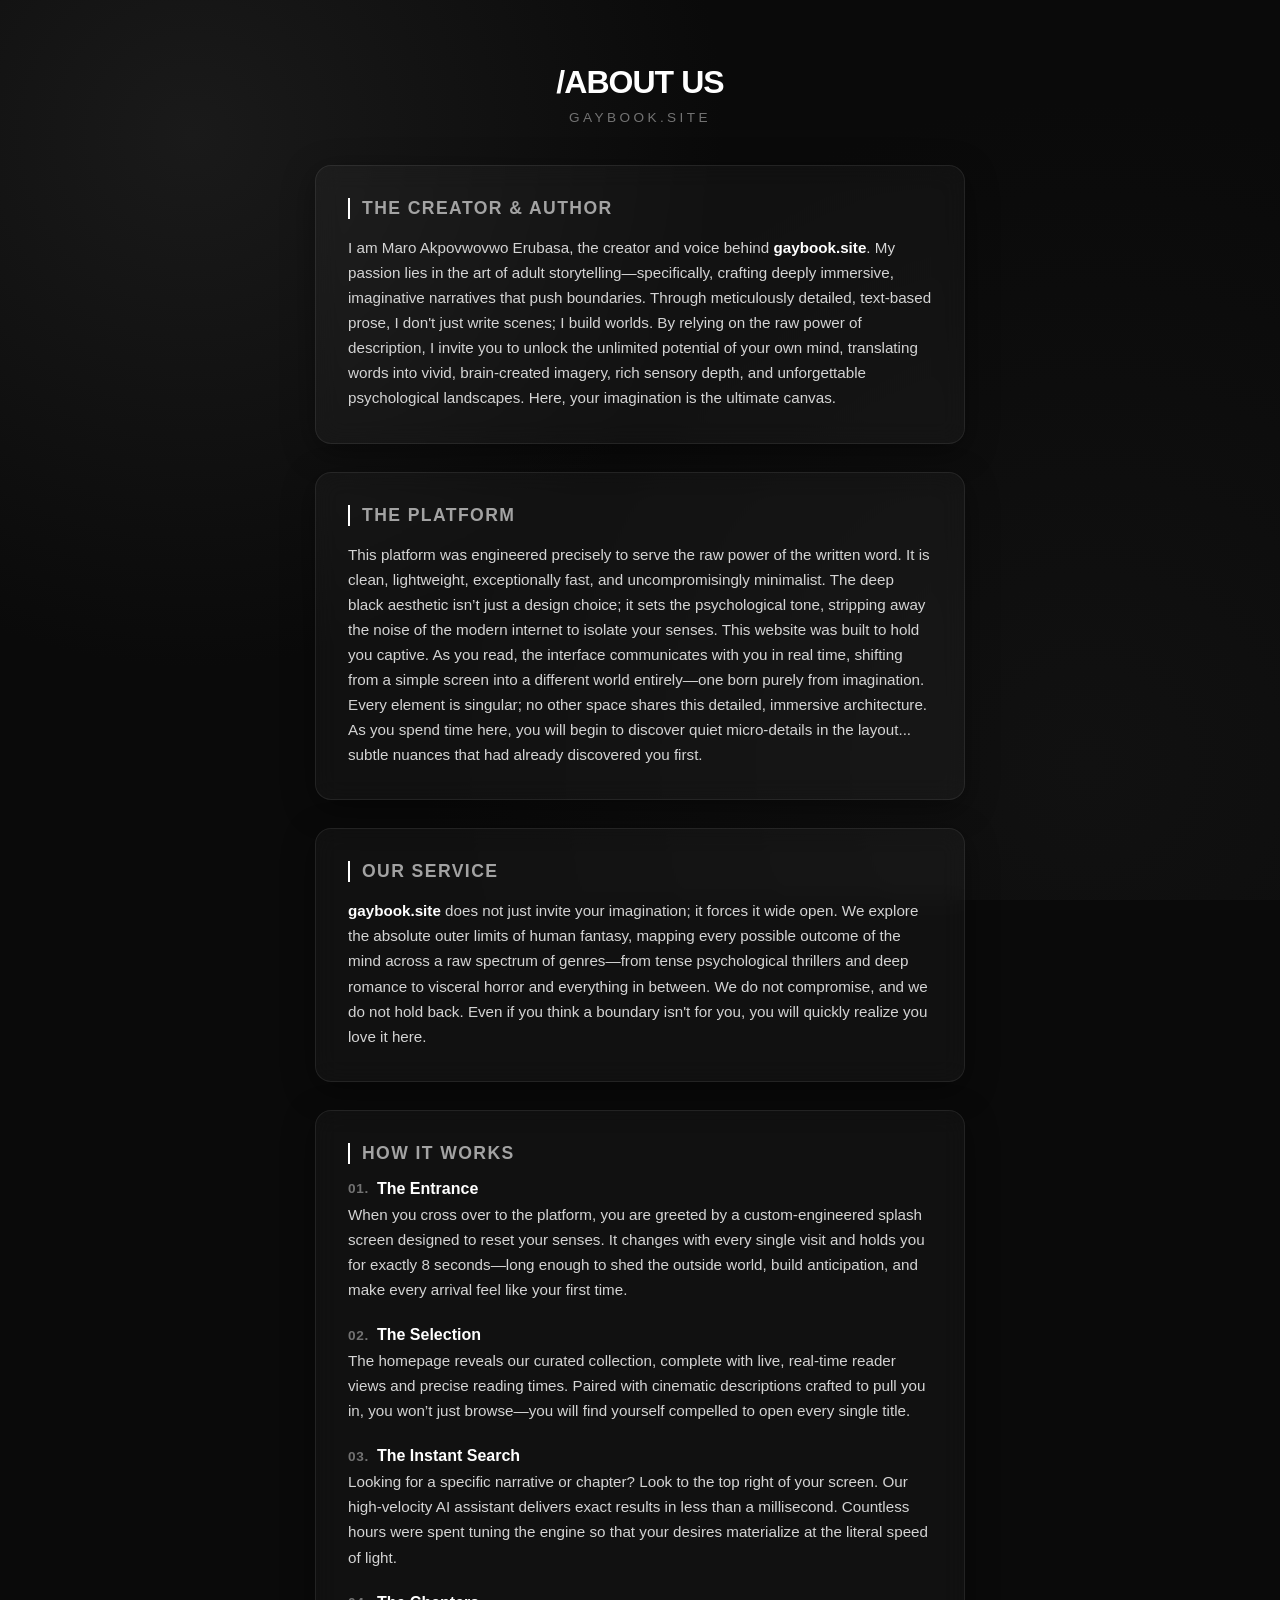
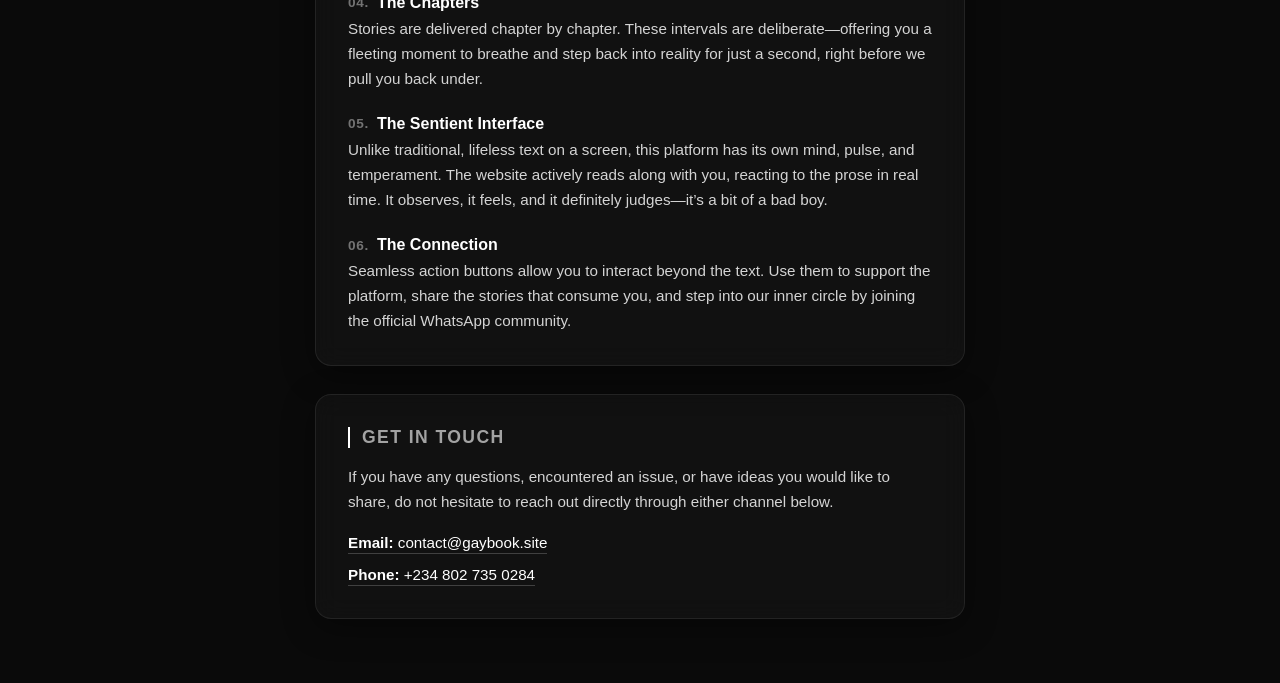
<file: about/index.html>
<!DOCTYPE html>
<html lang="en">
<head>
    <meta charset="UTF-8">
    <meta name="viewport" content="width=device-width, initial-scale=1.0">
    <title>About Us | gaybook.site</title>
    <style>
        /* Base Reset & Aesthetic */
        * {
            margin: 0;
            padding: 0;
            box-sizing: border-box;
            font-family: -apple-system, BlinkMacSystemFont, "Segoe UI", Roboto, Helvetica, Arial, sans-serif;
        }

        body {
    background: #0a0a0a;
    color: #ffffff;
    min-height: 100vh;
    /* Changed padding to give plenty of room at the top and bottom */
    padding: 4rem 1rem; 
    display: flex;
    justify-content: center;
    /* Remove align-items: center; */
    /* Subtle abstract background accent */
    background-image: 
        radial-gradient(circle at 15% 15%, #1a1a1a 0%, transparent 40%),
        radial-gradient(circle at 85% 85%, #111111 0%, transparent 50%);
    background-attachment: fixed;
}

        .container {
            width: 100%;
            max-width: 650px;
            display: flex;
            flex-direction: column;
            gap: 1.75rem;
        }

        /* Glassmorphism Card Style */
        .glass-card {
            background: rgba(255, 255, 255, 0.03);
            backdrop-filter: blur(12px);
            -webkit-backdrop-filter: blur(12px);
            border: 1px solid rgba(255, 255, 255, 0.08);
            border-radius: 16px;
            padding: 2rem;
            box-shadow: 0 8px 32px 0 rgba(0, 0, 0, 0.4);
        }

        /* Typography */
        h1 {
            font-size: 2rem;
            font-weight: 700;
            letter-spacing: -0.03em;
            margin-bottom: 0.35rem;
            text-transform: uppercase;
        }

        h2 {
            font-size: 1.1rem;
            font-weight: 600;
            letter-spacing: 0.08em;
            text-transform: uppercase;
            color: #a3a3a3;
            margin-bottom: 1rem;
            border-left: 2px solid #ffffff;
            padding-left: 0.75rem;
        }

        p {
            font-size: 0.95rem;
            line-height: 1.65;
            color: #d4d4d4;
            font-weight: 300;
        }

        strong {
            color: #ffffff;
            font-weight: 600;
        }

        /* How It Works Grid/List layout */
        .steps {
            display: flex;
            flex-direction: column;
            gap: 1.5rem;
            margin-top: 0.5rem;
        }

        .step-item {
            display: flex;
            flex-direction: column;
            gap: 0.25rem;
        }

        .step-header {
            display: flex;
            align-items: center;
            gap: 0.5rem;
        }

        .step-num {
            font-size: 0.85rem;
            font-weight: 700;
            color: #737373;
            letter-spacing: 0.05em;
        }

        .step-title {
            font-size: 1rem;
            font-weight: 600;
            color: #ffffff;
        }

        /* Contact Section Specifics */
        .contact-text {
            margin-bottom: 1.25rem;
        }

        .contact-links {
            display: flex;
            flex-direction: column;
            gap: 0.75rem;
        }

        .contact-links a {
            color: #ffffff;
            text-decoration: none;
            font-size: 0.95rem;
            transition: opacity 0.2s ease;
            width: fit-content;
            border-bottom: 1px solid rgba(255, 255, 255, 0.2);
            padding-bottom: 2px;
        }

        .contact-links a:hover {
            opacity: 0.7;
            border-bottom-color: #ffffff;
        }

        /* Header Layout */
        .brand-header {
            text-align: center;
            margin-bottom: 0.5rem;
        }
        
        .brand-header p {
            font-size: 0.85rem;
            letter-spacing: 0.25em;
            text-transform: uppercase;
            color: #737373;
        }
    </style>
</head>
<body>

    <div class="container">
        
        <!-- Header -->
        <header class="brand-header">
            <h1>/About Us</h1>
            <p>gaybook.site</p>
        </header>

        <!-- About Author -->
        <section class="glass-card">
            <h2>The Creator & Author</h2>
            <p>I am Maro Akpovwovwo Erubasa, the creator and voice behind <strong>gaybook.site</strong>. My passion lies in the art of adult storytelling—specifically, crafting deeply immersive, imaginative narratives that push boundaries. Through meticulously detailed, text-based prose, I don't just write scenes; I build worlds. By relying on the raw power of description, I invite you to unlock the unlimited potential of your own mind, translating words into vivid, brain-created imagery, rich sensory depth, and unforgettable psychological landscapes. Here, your imagination is the ultimate canvas.</p>
        </section>

        <!-- About Website -->
        <section class="glass-card">
            <h2>The Platform</h2>
            <p>This platform was engineered precisely to serve the raw power of the written word. It is clean, lightweight, exceptionally fast, and uncompromisingly minimalist. The deep black aesthetic isn’t just a design choice; it sets the psychological tone, stripping away the noise of the modern internet to isolate your senses. This website was built to hold you captive. As you read, the interface communicates with you in real time, shifting from a simple screen into a different world entirely—one born purely from imagination. Every element is singular; no other space shares this detailed, immersive architecture. As you spend time here, you will begin to discover quiet micro-details in the layout... subtle nuances that had already discovered you first.</p>
        </section>

        <!-- Our Kind of Service -->
        <section class="glass-card">
            <h2>Our Service</h2>
            <p><strong>gaybook.site</strong> does not just invite your imagination; it forces it wide open. We explore the absolute outer limits of human fantasy, mapping every possible outcome of the mind across a raw spectrum of genres—from tense psychological thrillers and deep romance to visceral horror and everything in between. We do not compromise, and we do not hold back. Even if you think a boundary isn't for you, you will quickly realize you love it here.</p>
        </section>

        <!-- How It Works -->
        <section class="glass-card">
            <h2>How It Works</h2>
            <div class="steps">
                <div class="step-item">
                    <div class="step-header">
                        <span class="step-num">01.</span>
                        <h3 class="step-title">The Entrance</h3>
                    </div>
                    <p>When you cross over to the platform, you are greeted by a custom-engineered splash screen designed to reset your senses. It changes with every single visit and holds you for exactly 8 seconds—long enough to shed the outside world, build anticipation, and make every arrival feel like your first time.</p>
                </div>
                
                <div class="step-item">
                    <div class="step-header">
                        <span class="step-num">02.</span>
                        <h3 class="step-title">The Selection</h3>
                    </div>
                    <p>The homepage reveals our curated collection, complete with live, real-time reader views and precise reading times. Paired with cinematic descriptions crafted to pull you in, you won’t just browse—you will find yourself compelled to open every single title.</p>
                </div>

                <div class="step-item">
                    <div class="step-header">
                        <span class="step-num">03.</span>
                        <h3 class="step-title">The Instant Search</h3>
                    </div>
                    <p>Looking for a specific narrative or chapter? Look to the top right of your screen. Our high-velocity AI assistant delivers exact results in less than a millisecond. Countless hours were spent tuning the engine so that your desires materialize at the literal speed of light.</p>
                </div>

                <div class="step-item">
                    <div class="step-header">
                        <span class="step-num">04.</span>
                        <h3 class="step-title">The Chapters</h3>
                    </div>
                    <p>Stories are delivered chapter by chapter. These intervals are deliberate—offering you a fleeting moment to breathe and step back into reality for just a second, right before we pull you back under.</p>
                </div>

                <div class="step-item">
                    <div class="step-header">
                        <span class="step-num">05.</span>
                        <h3 class="step-title">The Sentient Interface</h3>
                    </div>
                    <p>Unlike traditional, lifeless text on a screen, this platform has its own mind, pulse, and temperament. The website actively reads along with you, reacting to the prose in real time. It observes, it feels, and it definitely judges—it’s a bit of a bad boy.</p>
                </div>

                <div class="step-item">
                    <div class="step-header">
                        <span class="step-num">06.</span>
                        <h3 class="step-title">The Connection</h3>
                    </div>
                    <p>Seamless action buttons allow you to interact beyond the text. Use them to support the platform, share the stories that consume you, and step into our inner circle by joining the official WhatsApp community.</p>
                </div>
            </div>
        </section>

        <!-- Contact Section -->
        <footer class="glass-card">
            <h2>Get In Touch</h2>
            <p class="contact-text">If you have any questions, encountered an issue, or have ideas you would like to share, do not hesitate to reach out directly through either channel below.</p>
            <div class="contact-links">
                <a href="mailto:maroerubasa@gmail.com"><strong>Email:</strong> contact@gaybook.site</a>
                <a href="tel:+2348027350284"><strong>Phone:</strong> +234 802 735 0284</a>
            </div>
        </footer>

    </div>

</body>
</html>
</file>
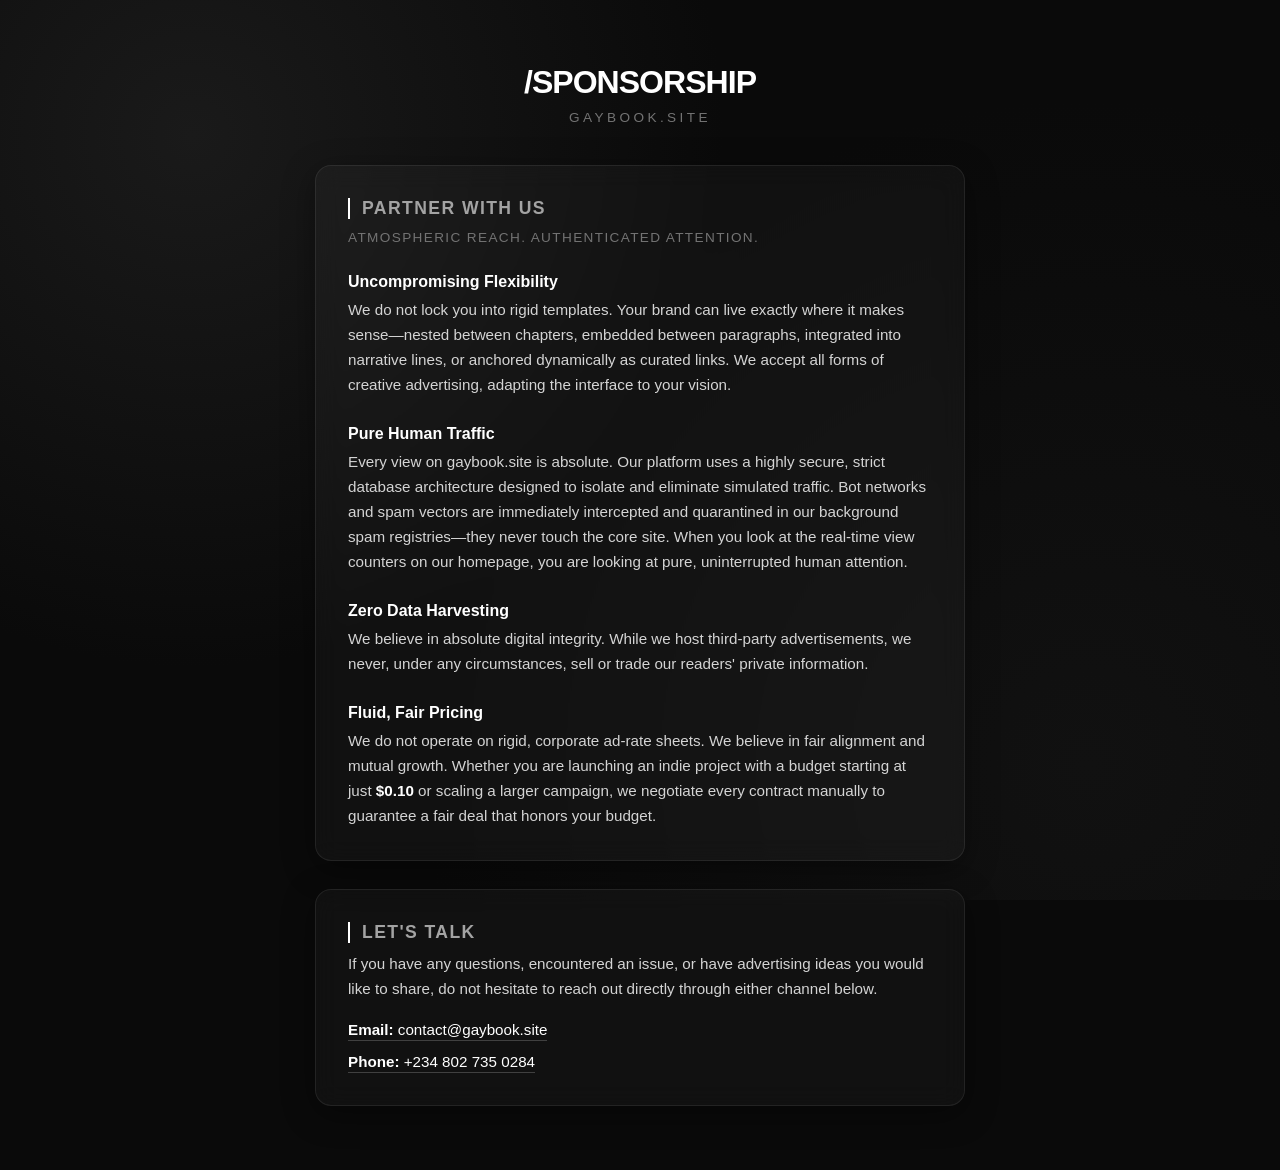
<file: sponsorship/index.html>
<!DOCTYPE html>
<html lang="en">
<head>
    <meta charset="UTF-8">
    <meta name="viewport" content="width=device-width, initial-scale=1.0">
    <title>Sponsorship & Advertising | gaybook.site</title>
    <style>
        /* Base Reset & Aesthetic */
        * {
            margin: 0;
            padding: 0;
            box-sizing: border-box;
            font-family: -apple-system, BlinkMacSystemFont, "Segoe UI", Roboto, Helvetica, Arial, sans-serif;
        }

        body {
            background: #0a0a0a;
            color: #ffffff;
            min-height: 100vh;
            padding: 4rem 1rem; /* Prevents top browser clipping */
            display: flex;
            justify-content: center;
            /* Subtle abstract background accent */
            background-image: 
                radial-gradient(circle at 15% 15%, #1a1a1a 0%, transparent 40%),
                radial-gradient(circle at 85% 85%, #111111 0%, transparent 50%);
            background-attachment: fixed;
        }

        .container {
            width: 100%;
            max-width: 650px;
            margin: 0 auto; /* Keeps layout perfectly centered horizontally */
            display: flex;
            flex-direction: column;
            gap: 1.75rem;
        }

        /* Glassmorphism Card Style */
        .glass-card {
            background: rgba(255, 255, 255, 0.03);
            backdrop-filter: blur(12px);
            -webkit-backdrop-filter: blur(12px);
            border: 1px solid rgba(255, 255, 255, 0.08);
            border-radius: 16px;
            padding: 2rem;
            box-shadow: 0 8px 32px 0 rgba(0, 0, 0, 0.4);
        }

        /* Typography */
        h1 {
            font-size: 2rem;
            font-weight: 700;
            letter-spacing: -0.03em;
            margin-bottom: 0.35rem;
            text-transform: uppercase;
        }

        h2 {
            font-size: 1.1rem;
            font-weight: 600;
            letter-spacing: 0.08em;
            text-transform: uppercase;
            color: #a3a3a3;
            margin-bottom: 0.5rem;
            border-left: 2px solid #ffffff;
            padding-left: 0.75rem;
        }

        h3 {
            font-size: 1rem;
            font-weight: 600;
            color: #ffffff;
            margin-bottom: 0.35rem;
            margin-top: 1.75rem;
        }

        /* First h3 directly after subtitles shouldn't have top margin */
        .section-subtitle + h3 {
            margin-top: 1rem;
        }

        p {
            font-size: 0.95rem;
            line-height: 1.65;
            color: #d4d4d4;
            font-weight: 300;
        }

        strong {
            color: #ffffff;
            font-weight: 600;
        }

        /* Subtitle styles inside sections */
        .section-subtitle {
            font-size: 0.85rem;
            text-transform: uppercase;
            letter-spacing: 0.1em;
            color: #737373;
            margin-bottom: 1.5rem;
        }

        /* Contact Section Specifics */
        .contact-text {
            margin-bottom: 1.25rem;
        }

        .contact-links {
            display: flex;
            flex-direction: column;
            gap: 0.75rem;
        }

        .contact-links a {
            color: #ffffff;
            text-decoration: none;
            font-size: 0.95rem;
            transition: opacity 0.2s ease;
            width: fit-content;
            border-bottom: 1px solid rgba(255, 255, 255, 0.2);
            padding-bottom: 2px;
        }

        .contact-links a:hover {
            opacity: 0.7;
            border-bottom-color: #ffffff;
        }

        /* Header Layout */
        .brand-header {
            text-align: center;
            margin-bottom: 0.5rem;
        }
        
        .brand-header p {
            font-size: 0.85rem;
            letter-spacing: 0.25em;
            text-transform: uppercase;
            color: #737373;
        }
    </style>
</head>
<body>

    <div class="container">
        
        <!-- Header -->
        <header class="brand-header">
            <h1>/Sponsorship</h1>
            <p>gaybook.site</p>
        </header>

        <!-- Main Partner Card -->
        <main class="glass-card">
            <h2>Partner With Us</h2>
            <p class="section-subtitle">Atmospheric Reach. Authenticated Attention.</p>
            
            <h3>Uncompromising Flexibility</h3>
            <p>We do not lock you into rigid templates. Your brand can live exactly where it makes sense—nested between chapters, embedded between paragraphs, integrated into narrative lines, or anchored dynamically as curated links. We accept all forms of creative advertising, adapting the interface to your vision.</p>
            
            <h3>Pure Human Traffic</h3>
            <p>Every view on gaybook.site is absolute. Our platform uses a highly secure, strict database architecture designed to isolate and eliminate simulated traffic. Bot networks and spam vectors are immediately intercepted and quarantined in our background spam registries—they never touch the core site. When you look at the real-time view counters on our homepage, you are looking at pure, uninterrupted human attention.</p>
            
            <h3>Zero Data Harvesting</h3>
            <p>We believe in absolute digital integrity. While we host third-party advertisements, we never, under any circumstances, sell or trade our readers' private information.</p>
            
            <h3>Fluid, Fair Pricing</h3>
            <p>We do not operate on rigid, corporate ad-rate sheets. We believe in fair alignment and mutual growth. Whether you are launching an indie project with a budget starting at just <strong>$0.10</strong> or scaling a larger campaign, we negotiate every contract manually to guarantee a fair deal that honors your budget.</p>
        </main>

        <!-- Contact Section -->
        <footer class="glass-card">
            <h2>Let's Talk</h2>
            <p class="contact-text">If you have any questions, encountered an issue, or have advertising ideas you would like to share, do not hesitate to reach out directly through either channel below.</p>
            <div class="contact-links">
                <a href="mailto:maroerubasa@gmail.com"><strong>Email:</strong> contact@gaybook.site</a>
                <a href="tel:+2348027350284"><strong>Phone:</strong> +234 802 735 0284</a>
            </div>
        </footer>

    </div>

</body>
</html>
</file>
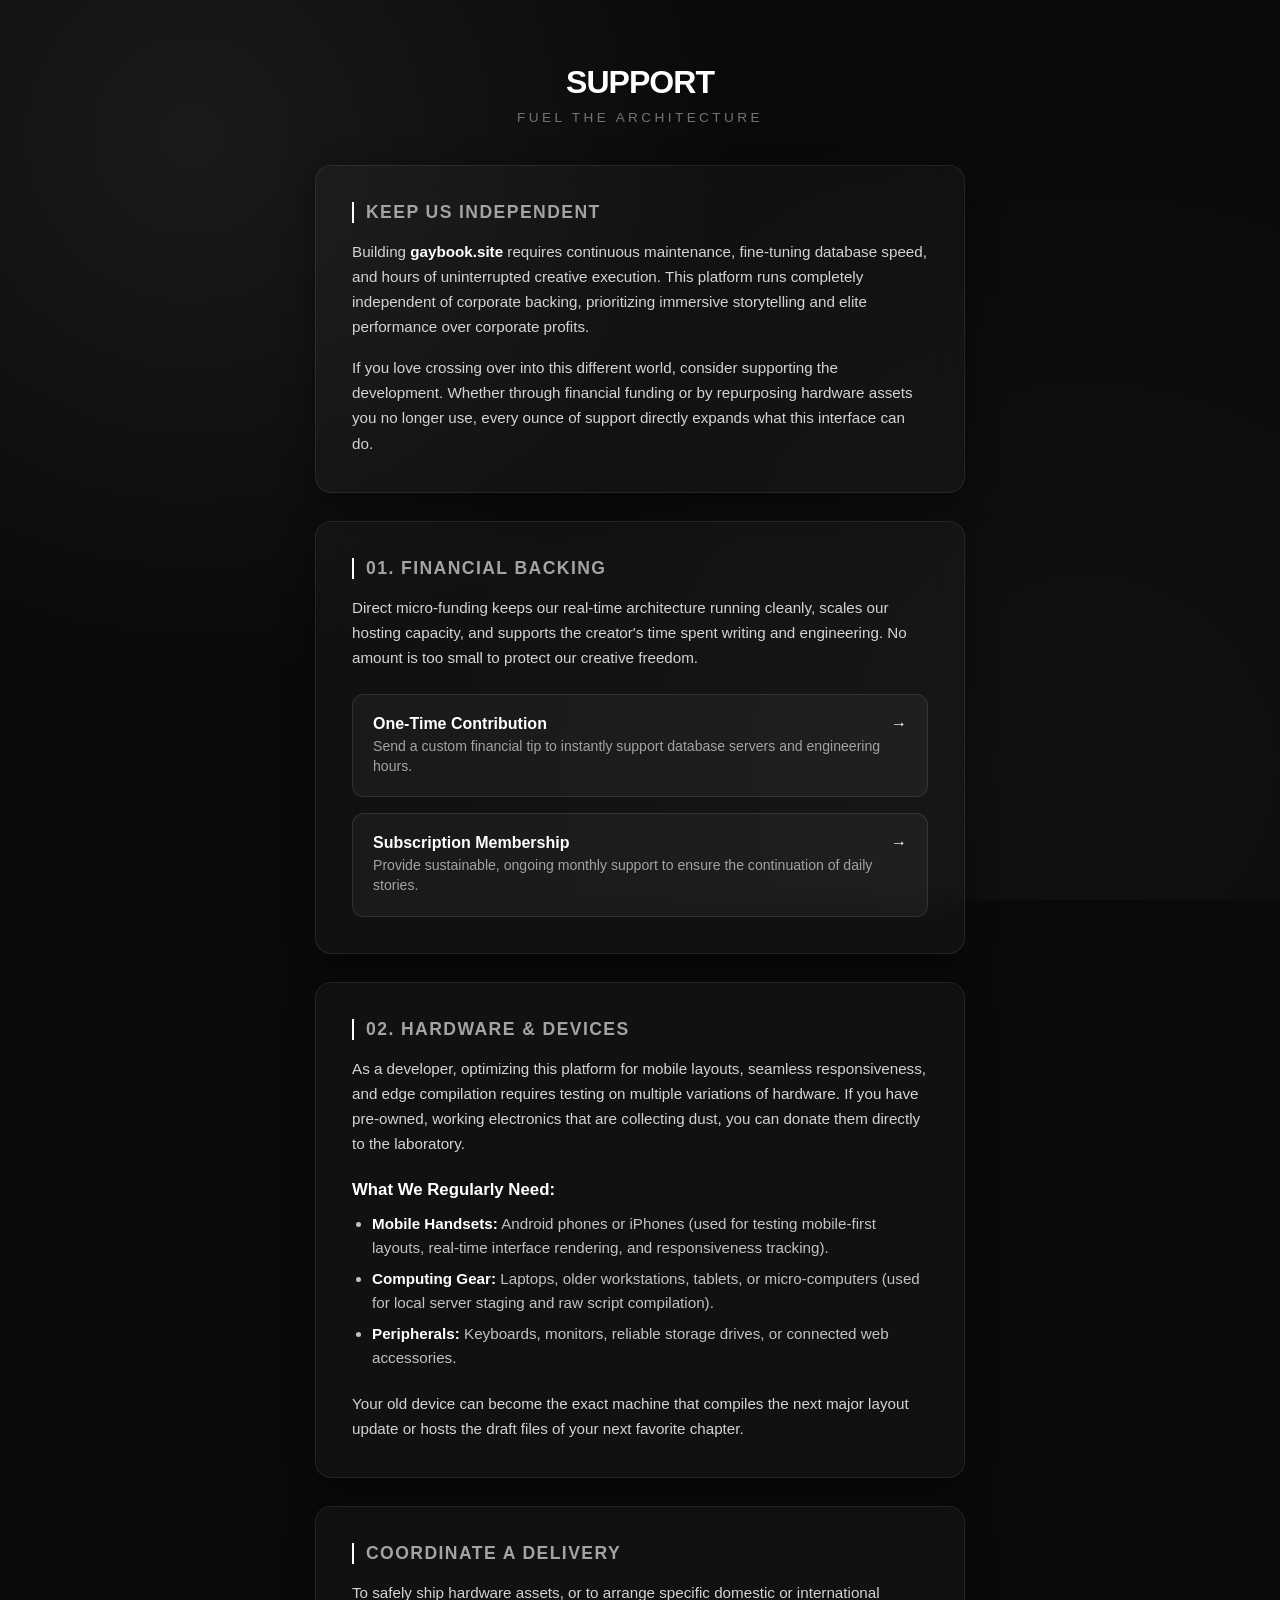
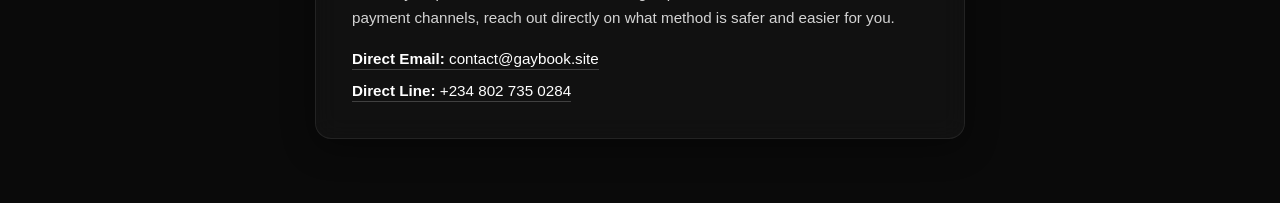
<file: support/index.html>
<!DOCTYPE html>
<html lang="en">
<head>
    <meta charset="UTF-8">
    <meta name="viewport" content="width=device-width, initial-scale=1.0">
    <title>Support & Device Contributions | gaybook.site</title>
    <style>
        /* Base Reset & Aesthetic */
        * {
            margin: 0;
            padding: 0;
            box-sizing: border-box;
            font-family: -apple-system, BlinkMacSystemFont, "Segoe UI", Roboto, Helvetica, Arial, sans-serif;
        }

        body {
            background: #0a0a0a;
            color: #ffffff;
            min-height: 100vh;
            padding: 4rem 1rem; /* Generous top and bottom breathing room */
            display: flex;
            justify-content: center;
            background-image: 
                radial-gradient(circle at 15% 15%, #1a1a1a 0%, transparent 40%),
                radial-gradient(circle at 85% 85%, #111111 0%, transparent 50%);
            background-attachment: fixed;
        }

        .container {
            width: 100%;
            max-width: 650px;
            margin: 0 auto; /* Perfect desktop horizontal alignment */
            display: flex;
            flex-direction: column;
            gap: 1.75rem;
        }

        /* Glassmorphism Card Style */
        .glass-card {
            background: rgba(255, 255, 255, 0.03);
            backdrop-filter: blur(12px);
            -webkit-backdrop-filter: blur(12px);
            border: 1px solid rgba(255, 255, 255, 0.08);
            border-radius: 16px;
            padding: 2.25rem;
            box-shadow: 0 8px 32px 0 rgba(0, 0, 0, 0.4);
        }

        /* Typography */
        h1 {
            font-size: 2rem;
            font-weight: 700;
            letter-spacing: -0.03em;
            margin-bottom: 0.35rem;
            text-transform: uppercase;
        }

        h2 {
            font-size: 1.1rem;
            font-weight: 600;
            letter-spacing: 0.08em;
            text-transform: uppercase;
            color: #a3a3a3;
            margin-bottom: 1rem;
            border-left: 2px solid #ffffff;
            padding-left: 0.75rem;
        }

        h3 {
            font-size: 1.05rem;
            font-weight: 600;
            color: #ffffff;
            margin-top: 1.5rem;
            margin-bottom: 0.5rem;
        }

        p {
            font-size: 0.95rem;
            line-height: 1.65;
            color: #d4d4d4;
            font-weight: 300;
        }

        strong {
            color: #ffffff;
            font-weight: 600;
        }

        /* Lists for accepted items */
        ul {
            margin-top: 0.75rem;
            margin-bottom: 1.25rem;
            padding-left: 1.25rem;
        }

        li {
            font-size: 0.95rem;
            line-height: 1.6;
            color: #c2c2c2;
            font-weight: 300;
            margin-bottom: 0.4rem;
        }

        /* Action/Support Links */
        .support-options {
            display: flex;
            flex-direction: column;
            gap: 1rem;
            margin-top: 1.5rem;
        }

        .action-link {
            display: block;
            background: rgba(255, 255, 255, 0.04);
            border: 1px solid rgba(255, 255, 255, 0.1);
            padding: 1.25rem;
            border-radius: 12px;
            color: #ffffff;
            text-decoration: none;
            transition: all 0.2s ease;
        }

        .action-link:hover {
            background: rgba(255, 255, 255, 0.08);
            border-color: rgba(255, 255, 255, 0.25);
            transform: translateY(-1px);
        }

        .action-title {
            font-size: 1rem;
            font-weight: 600;
            margin-bottom: 0.25rem;
            display: flex;
            justify-content: space-between;
            align-items: center;
        }

        .action-desc {
            font-size: 0.88rem;
            color: #a3a3a3;
            font-weight: 300;
            line-height: 1.4;
        }

        /* Contact/Footer Specifics */
        .contact-links {
            display: flex;
            flex-direction: column;
            gap: 0.75rem;
            margin-top: 1rem;
        }

        .contact-links a {
            color: #ffffff;
            text-decoration: none;
            font-size: 0.95rem;
            transition: opacity 0.2s ease;
            width: fit-content;
            border-bottom: 1px solid rgba(255, 255, 255, 0.2);
            padding-bottom: 2px;
        }

        .contact-links a:hover {
            opacity: 0.7;
            border-bottom-color: #ffffff;
        }

        /* Header Layout */
        .brand-header {
            text-align: center;
            margin-bottom: 0.5rem;
        }
        
        .brand-header p {
            font-size: 0.85rem;
            letter-spacing: 0.25em;
            text-transform: uppercase;
            color: #737373;
        }
    </style>
</head>
<body>

    <div class="container">
        
        <!-- Header -->
        <header class="brand-header">
            <h1>Support</h1>
            <p>Fuel the Architecture</p>
        </header>

        <!-- Context/Intro Card -->
        <main class="glass-card">
            <h2>Keep Us Independent</h2>
            <p>Building <strong>gaybook.site</strong> requires continuous maintenance, fine-tuning database speed, and hours of uninterrupted creative execution. This platform runs completely independent of corporate backing, prioritizing immersive storytelling and elite performance over corporate profits.</p>
            <p style="margin-top: 1rem;">If you love crossing over into this different world, consider supporting the development. Whether through financial funding or by repurposing hardware assets you no longer use, every ounce of support directly expands what this interface can do.</p>
        </main>

        <!-- Option A: Financial Support -->
        <section class="glass-card">
            <h2>01. Financial Backing</h2>
            <p>Direct micro-funding keeps our real-time architecture running cleanly, scales our hosting capacity, and supports the creator's time spent writing and engineering. No amount is too small to protect our creative freedom.</p>
            
            <div class="support-options">
                <!-- Replace href with your actual payment processing links (e.g., Paystack, Flutterwave, Crypto, Stripe) -->
                <a href="#" class="action-link">
                    <div class="action-title">
                        <span>One-Time Contribution</span>
                        <span>&rarr;</span>
                    </div>
                    <p class="action-desc">Send a custom financial tip to instantly support database servers and engineering hours.</p>
                </a>
                
                <a href="#" class="action-link">
                    <div class="action-title">
                        <span>Subscription Membership</span>
                        <span>&rarr;</span>
                    </div>
                    <p class="action-desc">Provide sustainable, ongoing monthly support to ensure the continuation of daily stories.</p>
                </a>
            </div>
        </section>

        <!-- Option B: Hardware / Device Contributions -->
        <section class="glass-card">
            <h2>02. Hardware &amp; Devices</h2>
            <p>As a developer, optimizing this platform for mobile layouts, seamless responsiveness, and edge compilation requires testing on multiple variations of hardware. If you have pre-owned, working electronics that are collecting dust, you can donate them directly to the laboratory.</p>
            
            <h3>What We Regularly Need:</h3>
            <ul>
                <li><strong>Mobile Handsets:</strong> Android phones or iPhones (used for testing mobile-first layouts, real-time interface rendering, and responsiveness tracking).</li>
                <li><strong>Computing Gear:</strong> Laptops, older workstations, tablets, or micro-computers (used for local server staging and raw script compilation).</li>
                <li><strong>Peripherals:</strong> Keyboards, monitors, reliable storage drives, or connected web accessories.</li>
            </ul>

            <p>Your old device can become the exact machine that compiles the next major layout update or hosts the draft files of your next favorite chapter.</p>
        </section>

        <!-- Shipping & Logistics Card -->
        <footer class="glass-card">
            <h2>Coordinate a Delivery</h2>
            <p style="margin-bottom: 1.25rem;">To safely ship hardware assets, or to arrange specific domestic or international payment channels, reach out directly  on what method is safer and easier for you.</p>
            <div class="contact-links">
                <a href="mailto:maroerubasa@gmail.com"><strong>Direct Email:</strong> contact@gaybook.site</a>
                <a href="tel:+2348027350284"><strong>Direct Line:</strong> +234 802 735 0284</a>
            </div>
        </footer>

    </div>

</body>
</html>
</file>
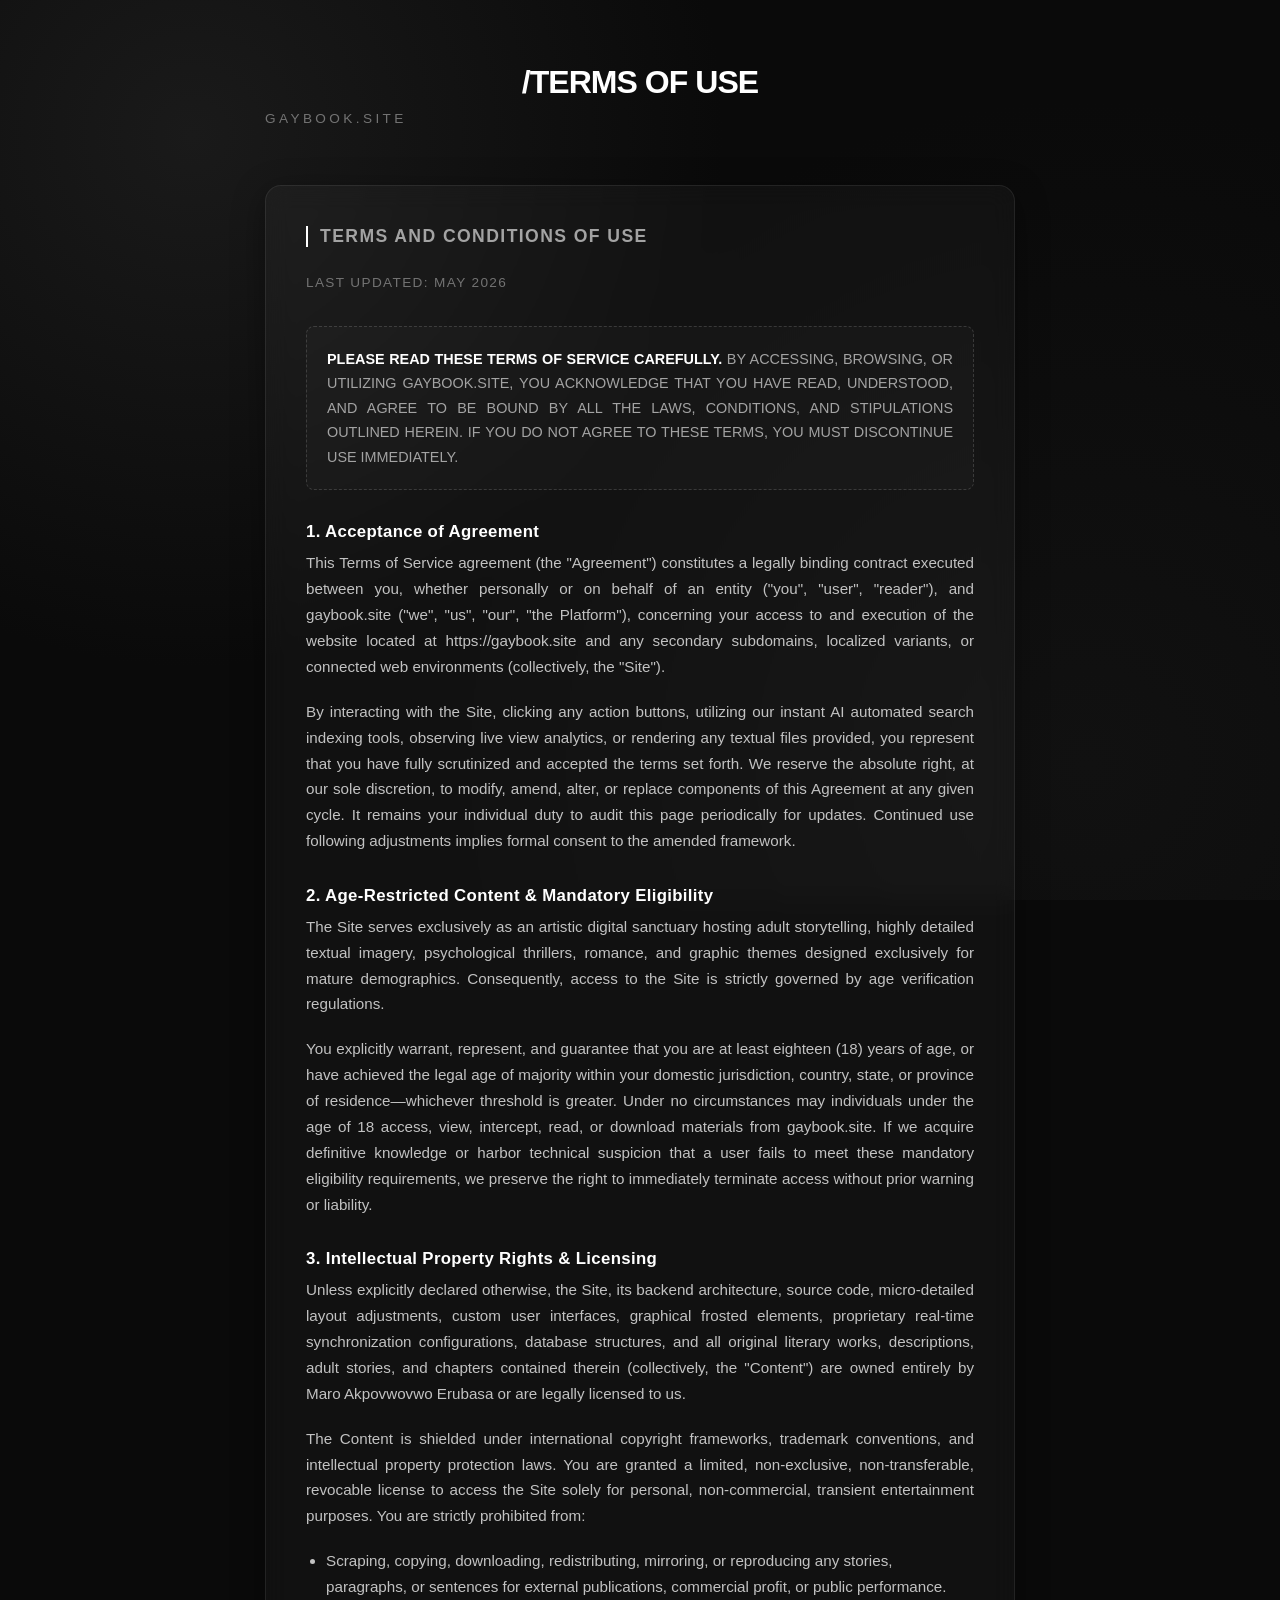
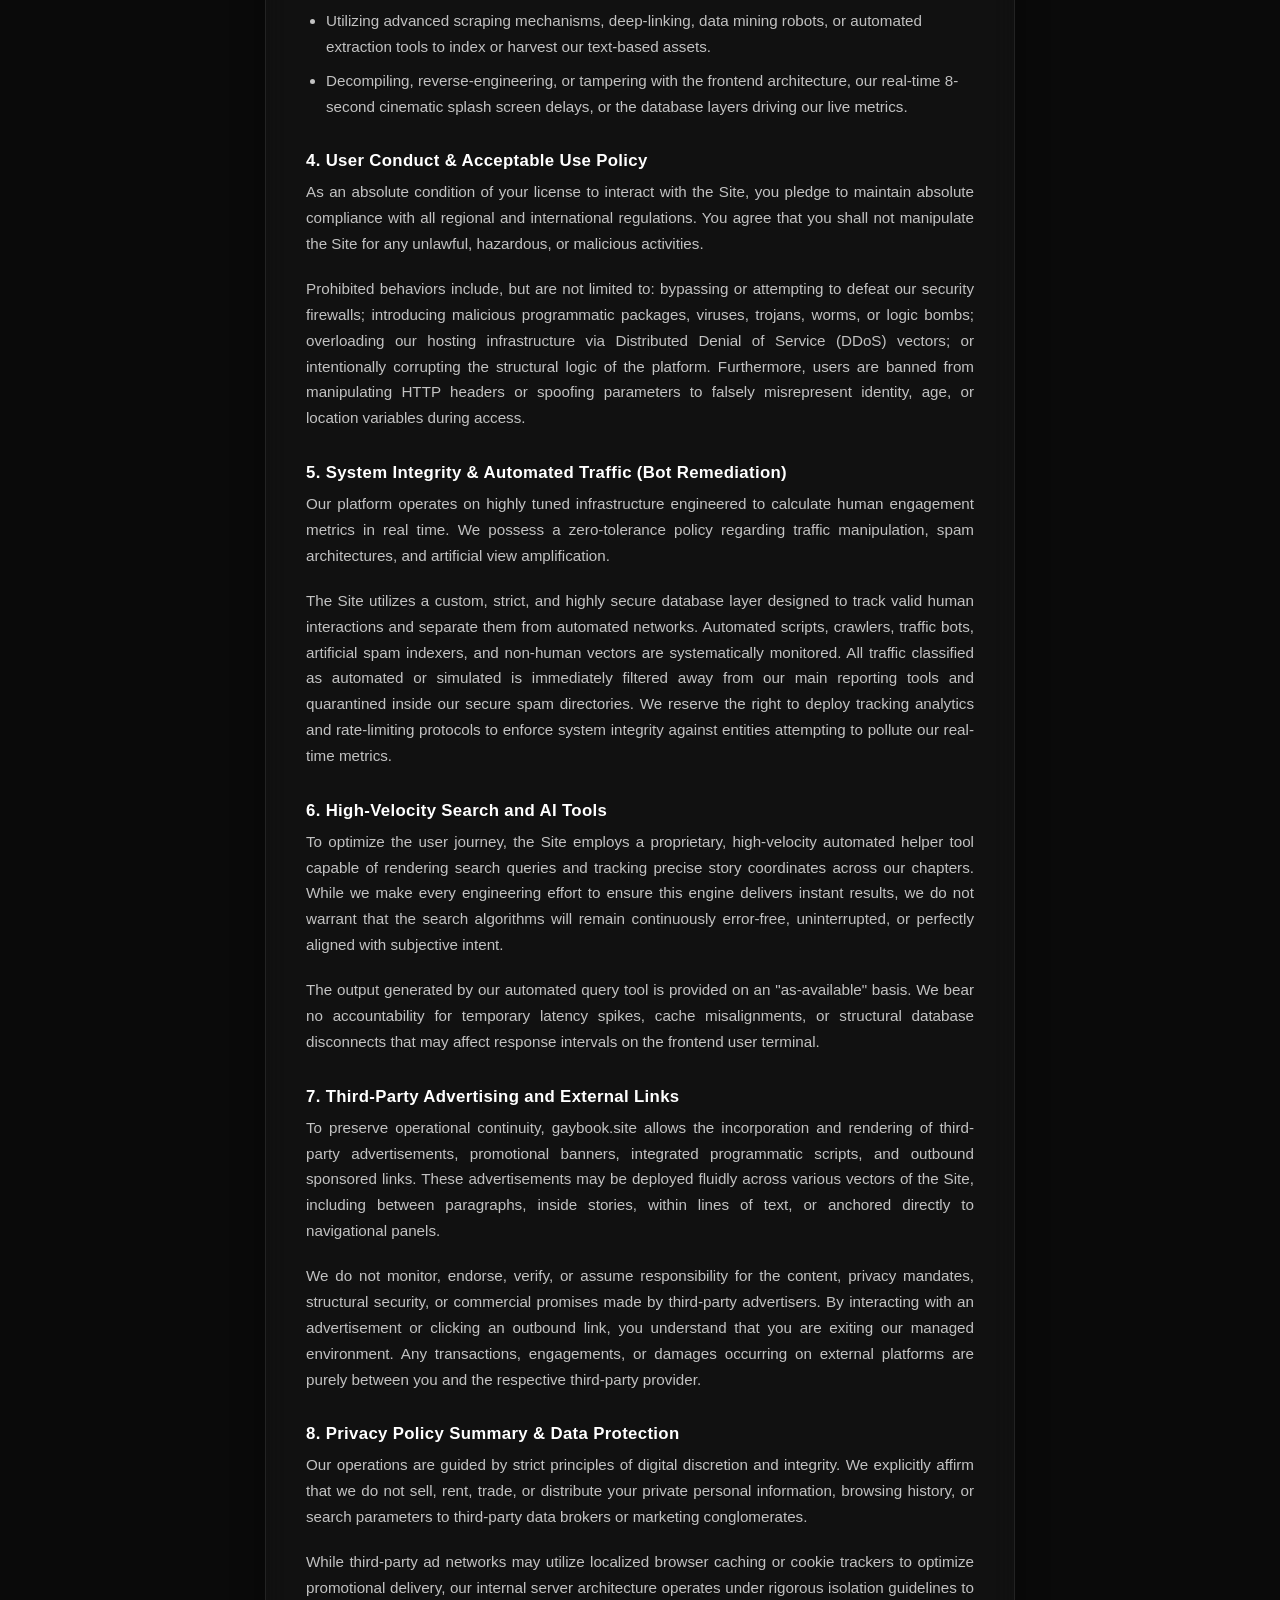
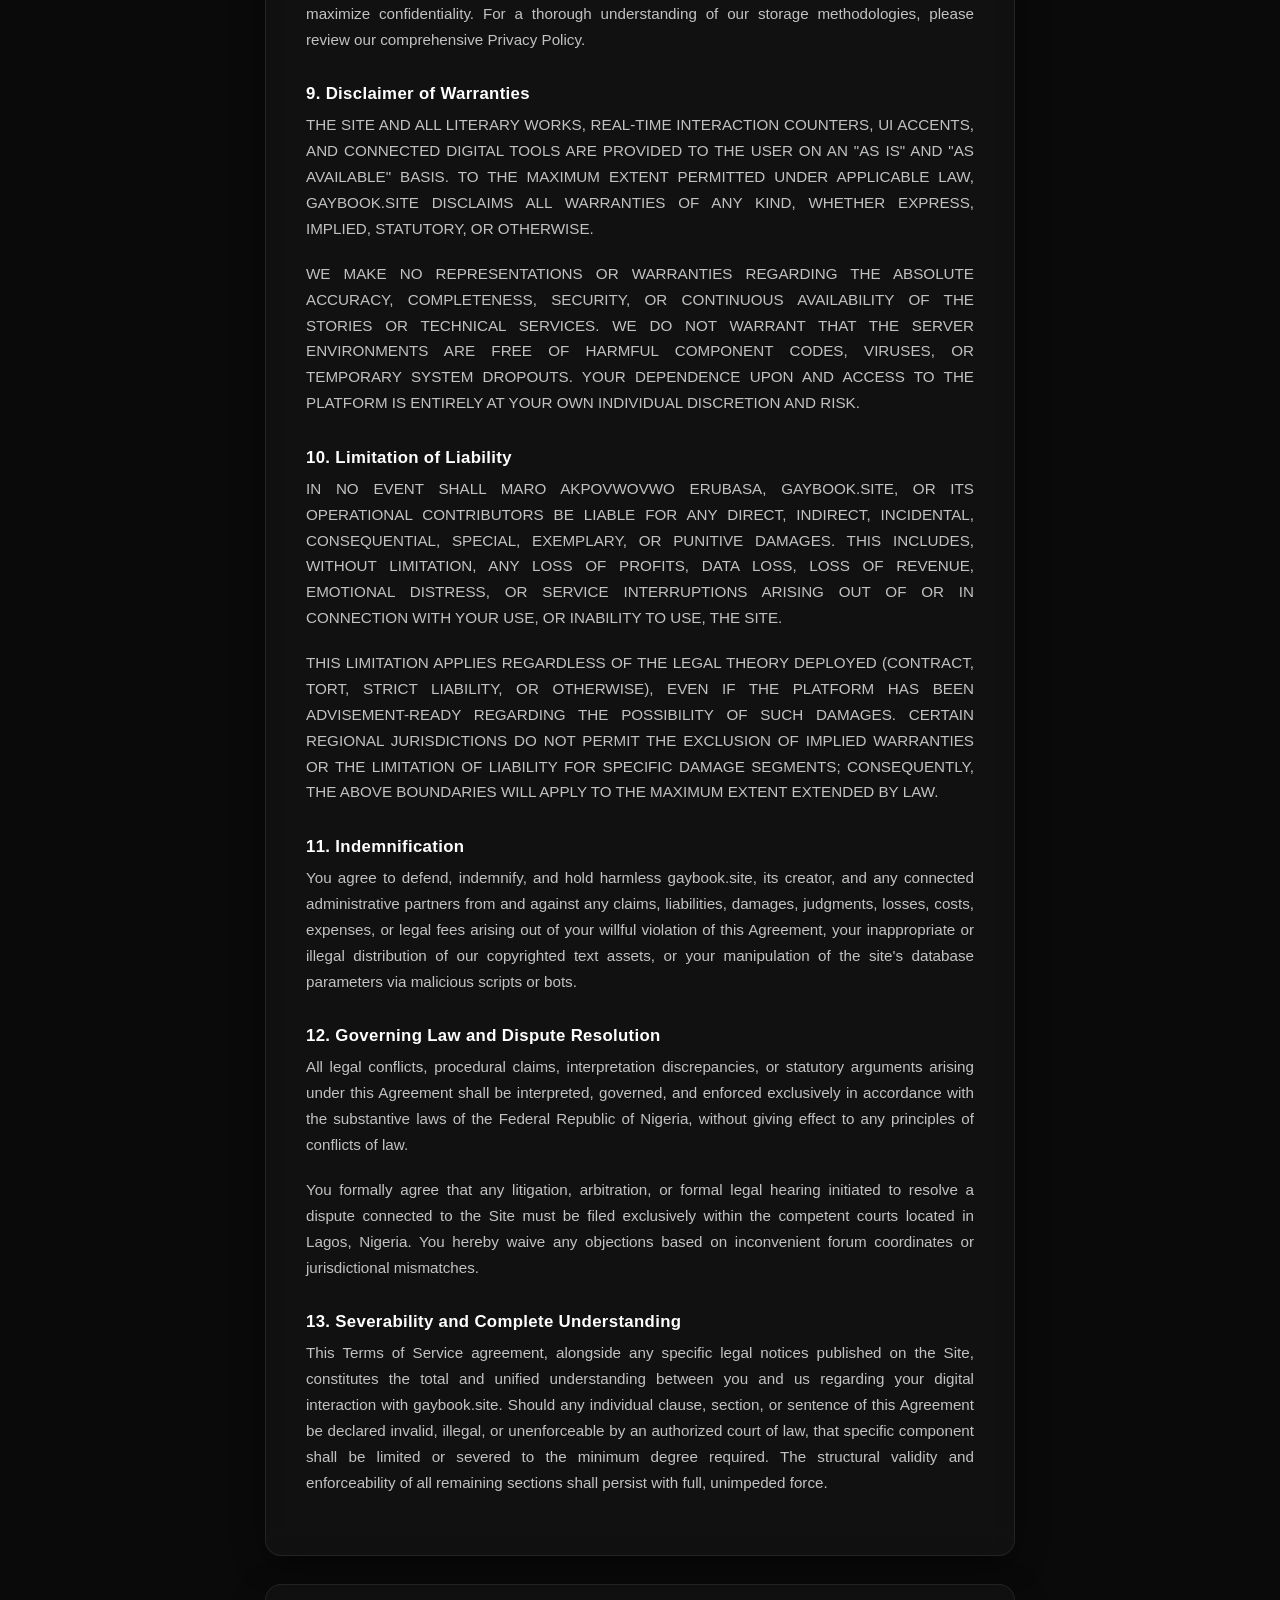
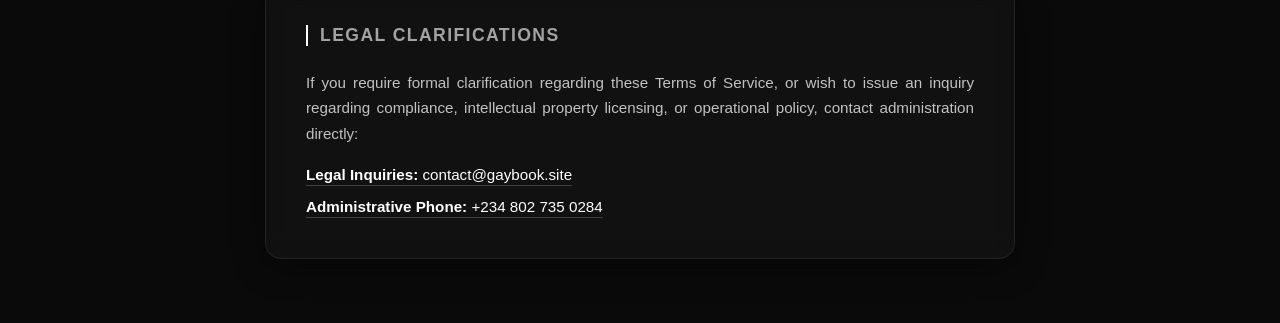
<file: terms/index.html>
<!DOCTYPE html>
<html lang="en">
<head>
    <meta charset="UTF-8">
    <meta name="viewport" content="width=device-width, initial-scale=1.0">
    <title>Terms of Service | gaybook.site</title>
    <style>
        /* Base Reset & Aesthetic */
        * {
            margin: 0;
            padding: 0;
            box-sizing: border-box;
            font-family: -apple-system, BlinkMacSystemFont, "Segoe UI", Roboto, Helvetica, Arial, sans-serif;
        }

        body {
            background: #0a0a0a;
            color: #ffffff;
            min-height: 100vh;
            padding: 4rem 1rem;
            display: flex;
            justify-content: center;
            background-image: 
                radial-gradient(circle at 15% 15%, #1a1a1a 0%, transparent 40%),
                radial-gradient(circle at 85% 85%, #111111 0%, transparent 50%);
            background-attachment: fixed;
        }

        .container {
            width: 100%;
            max-width: 750px; /* Slightly wider to accommodate dense legal text elegantly */
            margin: 0 auto;
            display: flex;
            flex-direction: column;
            gap: 1.75rem;
        }

        /* Glassmorphism Card Style */
        .glass-card {
            background: rgba(255, 255, 255, 0.03);
            backdrop-filter: blur(12px);
            -webkit-backdrop-filter: blur(12px);
            border: 1px solid rgba(255, 255, 255, 0.08);
            border-radius: 16px;
            padding: 2.5rem;
            box-shadow: 0 8px 32px 0 rgba(0, 0, 0, 0.4);
        }

        /* Typography */
        h1 {
            font-size: 2rem;
            font-weight: 700;
            letter-spacing: -0.03em;
            margin-bottom: 0.35rem;
            text-transform: uppercase;
        }

        h2 {
            font-size: 1.1rem;
            font-weight: 600;
            letter-spacing: 0.08em;
            text-transform: uppercase;
            color: #a3a3a3;
            margin-bottom: 1.5rem;
            border-left: 2px solid #ffffff;
            padding-left: 0.75rem;
        }

        h3 {
            font-size: 1.05rem;
            font-weight: 600;
            color: #ffffff;
            margin-top: 2rem;
            margin-bottom: 0.5rem;
            letter-spacing: 0.02em;
        }

        p {
            font-size: 0.95rem;
            line-height: 1.7;
            color: #c2c2c2;
            font-weight: 300;
            margin-bottom: 1.2rem;
            text-align: justify;
        }

        ul {
            margin-bottom: 1.5rem;
            padding-left: 1.25rem;
        }

        li {
            font-size: 0.95rem;
            line-height: 1.7;
            color: #c2c2c2;
            font-weight: 300;
            margin-bottom: 0.5rem;
        }

        strong {
            color: #ffffff;
            font-weight: 600;
        }

        .meta-date {
            font-size: 0.85rem;
            text-transform: uppercase;
            letter-spacing: 0.1em;
            color: #737373;
            margin-bottom: 2rem;
        }

        /* Legal Notice Callout Box */
        .legal-notice {
            background: rgba(255, 255, 255, 0.02);
            border: 1px dashed rgba(255, 255, 255, 0.15);
            padding: 1.25rem;
            border-radius: 8px;
            margin-bottom: 2rem;
        }

        .legal-notice p {
            margin-bottom: 0;
            font-size: 0.9rem;
            color: #a3a3a3;
        }

        /* Contact Links */
        .contact-links {
            display: flex;
            flex-direction: column;
            gap: 0.75rem;
            margin-top: 1rem;
        }

        .contact-links a {
            color: #ffffff;
            text-decoration: none;
            font-size: 0.95rem;
            transition: opacity 0.2s ease;
            width: fit-content;
            border-bottom: 1px solid rgba(255, 255, 255, 0.2);
            padding-bottom: 2px;
        }

        .contact-links a:hover {
            opacity: 0.7;
            border-bottom-color: #ffffff;
        }

        /* Header Layout */
        .brand-header {
            text-align: center;
            margin-bottom: 0.5rem;
        }
        
        .brand-header p {
            font-size: 0.85rem;
            letter-spacing: 0.25em;
            text-transform: uppercase;
            color: #737373;
        }
    </style>
</head>
<body>

    <div class="container">
        
        <!-- Header -->
        <header class="brand-header">
            <h1>/Terms Of Use</h1>
            <p>gaybook.site</p>
        </header>

        <!-- Terms Content Card -->
        <main class="glass-card">
            <h2>Terms and Conditions of Use</h2>
            <p class="meta-date">Last Updated: May 2026</p>
            
            <div class="legal-notice">
                <p><strong>PLEASE READ THESE TERMS OF SERVICE CAREFULLY.</strong> BY ACCESSING, BROWSING, OR UTILIZING GAYBOOK.SITE, YOU ACKNOWLEDGE THAT YOU HAVE READ, UNDERSTOOD, AND AGREE TO BE BOUND BY ALL THE LAWS, CONDITIONS, AND STIPULATIONS OUTLINED HEREIN. IF YOU DO NOT AGREE TO THESE TERMS, YOU MUST DISCONTINUE USE IMMEDIATELY.</p>
            </div>

            <h3>1. Acceptance of Agreement</h3>
            <p>This Terms of Service agreement (the "Agreement") constitutes a legally binding contract executed between you, whether personally or on behalf of an entity ("you", "user", "reader"), and gaybook.site ("we", "us", "our", "the Platform"), concerning your access to and execution of the website located at https://gaybook.site and any secondary subdomains, localized variants, or connected web environments (collectively, the "Site").</p>
            <p>By interacting with the Site, clicking any action buttons, utilizing our instant AI automated search indexing tools, observing live view analytics, or rendering any textual files provided, you represent that you have fully scrutinized and accepted the terms set forth. We reserve the absolute right, at our sole discretion, to modify, amend, alter, or replace components of this Agreement at any given cycle. It remains your individual duty to audit this page periodically for updates. Continued use following adjustments implies formal consent to the amended framework.</p>

            <h3>2. Age-Restricted Content & Mandatory Eligibility</h3>
            <p>The Site serves exclusively as an artistic digital sanctuary hosting adult storytelling, highly detailed textual imagery, psychological thrillers, romance, and graphic themes designed exclusively for mature demographics. Consequently, access to the Site is strictly governed by age verification regulations.</p>
            <p>You explicitly warrant, represent, and guarantee that you are at least eighteen (18) years of age, or have achieved the legal age of majority within your domestic jurisdiction, country, state, or province of residence—whichever threshold is greater. Under no circumstances may individuals under the age of 18 access, view, intercept, read, or download materials from gaybook.site. If we acquire definitive knowledge or harbor technical suspicion that a user fails to meet these mandatory eligibility requirements, we preserve the right to immediately terminate access without prior warning or liability.</p>

            <h3>3. Intellectual Property Rights & Licensing</h3>
            <p>Unless explicitly declared otherwise, the Site, its backend architecture, source code, micro-detailed layout adjustments, custom user interfaces, graphical frosted elements, proprietary real-time synchronization configurations, database structures, and all original literary works, descriptions, adult stories, and chapters contained therein (collectively, the "Content") are owned entirely by Maro Akpovwovwo Erubasa or are legally licensed to us.</p>
            <p>The Content is shielded under international copyright frameworks, trademark conventions, and intellectual property protection laws. You are granted a limited, non-exclusive, non-transferable, revocable license to access the Site solely for personal, non-commercial, transient entertainment purposes. You are strictly prohibited from:</p>
            <ul>
                <li>Scraping, copying, downloading, redistributing, mirroring, or reproducing any stories, paragraphs, or sentences for external publications, commercial profit, or public performance.</li>
                <li>Utilizing advanced scraping mechanisms, deep-linking, data mining robots, or automated extraction tools to index or harvest our text-based assets.</li>
                <li>Decompiling, reverse-engineering, or tampering with the frontend architecture, our real-time 8-second cinematic splash screen delays, or the database layers driving our live metrics.</li>
            </ul>

            <h3>4. User Conduct & Acceptable Use Policy</h3>
            <p>As an absolute condition of your license to interact with the Site, you pledge to maintain absolute compliance with all regional and international regulations. You agree that you shall not manipulate the Site for any unlawful, hazardous, or malicious activities.</p>
            <p>Prohibited behaviors include, but are not limited to: bypassing or attempting to defeat our security firewalls; introducing malicious programmatic packages, viruses, trojans, worms, or logic bombs; overloading our hosting infrastructure via Distributed Denial of Service (DDoS) vectors; or intentionally corrupting the structural logic of the platform. Furthermore, users are banned from manipulating HTTP headers or spoofing parameters to falsely misrepresent identity, age, or location variables during access.</p>

            <h3>5. System Integrity & Automated Traffic (Bot Remediation)</h3>
            <p>Our platform operates on highly tuned infrastructure engineered to calculate human engagement metrics in real time. We possess a zero-tolerance policy regarding traffic manipulation, spam architectures, and artificial view amplification.</p>
            <p>The Site utilizes a custom, strict, and highly secure database layer designed to track valid human interactions and separate them from automated networks. Automated scripts, crawlers, traffic bots, artificial spam indexers, and non-human vectors are systematically monitored. All traffic classified as automated or simulated is immediately filtered away from our main reporting tools and quarantined inside our secure spam directories. We reserve the right to deploy tracking analytics and rate-limiting protocols to enforce system integrity against entities attempting to pollute our real-time metrics.</p>

            <h3>6. High-Velocity Search and AI Tools</h3>
            <p>To optimize the user journey, the Site employs a proprietary, high-velocity automated helper tool capable of rendering search queries and tracking precise story coordinates across our chapters. While we make every engineering effort to ensure this engine delivers instant results, we do not warrant that the search algorithms will remain continuously error-free, uninterrupted, or perfectly aligned with subjective intent.</p>
            <p>The output generated by our automated query tool is provided on an "as-available" basis. We bear no accountability for temporary latency spikes, cache misalignments, or structural database disconnects that may affect response intervals on the frontend user terminal.</p>

            <h3>7. Third-Party Advertising and External Links</h3>
            <p>To preserve operational continuity, gaybook.site allows the incorporation and rendering of third-party advertisements, promotional banners, integrated programmatic scripts, and outbound sponsored links. These advertisements may be deployed fluidly across various vectors of the Site, including between paragraphs, inside stories, within lines of text, or anchored directly to navigational panels.</p>
            <p>We do not monitor, endorse, verify, or assume responsibility for the content, privacy mandates, structural security, or commercial promises made by third-party advertisers. By interacting with an advertisement or clicking an outbound link, you understand that you are exiting our managed environment. Any transactions, engagements, or damages occurring on external platforms are purely between you and the respective third-party provider.</p>

            <h3>8. Privacy Policy Summary & Data Protection</h3>
            <p>Our operations are guided by strict principles of digital discretion and integrity. We explicitly affirm that we do not sell, rent, trade, or distribute your private personal information, browsing history, or search parameters to third-party data brokers or marketing conglomerates.</p>
            <p>While third-party ad networks may utilize localized browser caching or cookie trackers to optimize promotional delivery, our internal server architecture operates under rigorous isolation guidelines to maximize confidentiality. For a thorough understanding of our storage methodologies, please review our comprehensive Privacy Policy.</p>

            <h3>9. Disclaimer of Warranties</h3>
            <p>THE SITE AND ALL LITERARY WORKS, REAL-TIME INTERACTION COUNTERS, UI ACCENTS, AND CONNECTED DIGITAL TOOLS ARE PROVIDED TO THE USER ON AN "AS IS" AND "AS AVAILABLE" BASIS. TO THE MAXIMUM EXTENT PERMITTED UNDER APPLICABLE LAW, GAYBOOK.SITE DISCLAIMS ALL WARRANTIES OF ANY KIND, WHETHER EXPRESS, IMPLIED, STATUTORY, OR OTHERWISE.</p>
            <p>WE MAKE NO REPRESENTATIONS OR WARRANTIES REGARDING THE ABSOLUTE ACCURACY, COMPLETENESS, SECURITY, OR CONTINUOUS AVAILABILITY OF THE STORIES OR TECHNICAL SERVICES. WE DO NOT WARRANT THAT THE SERVER ENVIRONMENTS ARE FREE OF HARMFUL COMPONENT CODES, VIRUSES, OR TEMPORARY SYSTEM DROPOUTS. YOUR DEPENDENCE UPON AND ACCESS TO THE PLATFORM IS ENTIRELY AT YOUR OWN INDIVIDUAL DISCRETION AND RISK.</p>

            <h3>10. Limitation of Liability</h3>
            <p>IN NO EVENT SHALL MARO AKPOVWOVWO ERUBASA, GAYBOOK.SITE, OR ITS OPERATIONAL CONTRIBUTORS BE LIABLE FOR ANY DIRECT, INDIRECT, INCIDENTAL, CONSEQUENTIAL, SPECIAL, EXEMPLARY, OR PUNITIVE DAMAGES. THIS INCLUDES, WITHOUT LIMITATION, ANY LOSS OF PROFITS, DATA LOSS, LOSS OF REVENUE, EMOTIONAL DISTRESS, OR SERVICE INTERRUPTIONS ARISING OUT OF OR IN CONNECTION WITH YOUR USE, OR INABILITY TO USE, THE SITE.</p>
            <p>THIS LIMITATION APPLIES REGARDLESS OF THE LEGAL THEORY DEPLOYED (CONTRACT, TORT, STRICT LIABILITY, OR OTHERWISE), EVEN IF THE PLATFORM HAS BEEN ADVISEMENT-READY REGARDING THE POSSIBILITY OF SUCH DAMAGES. CERTAIN REGIONAL JURISDICTIONS DO NOT PERMIT THE EXCLUSION OF IMPLIED WARRANTIES OR THE LIMITATION OF LIABILITY FOR SPECIFIC DAMAGE SEGMENTS; CONSEQUENTLY, THE ABOVE BOUNDARIES WILL APPLY TO THE MAXIMUM EXTENT EXTENDED BY LAW.</p>

            <h3>11. Indemnification</h3>
            <p>You agree to defend, indemnify, and hold harmless gaybook.site, its creator, and any connected administrative partners from and against any claims, liabilities, damages, judgments, losses, costs, expenses, or legal fees arising out of your willful violation of this Agreement, your inappropriate or illegal distribution of our copyrighted text assets, or your manipulation of the site's database parameters via malicious scripts or bots.</p>

            <h3>12. Governing Law and Dispute Resolution</h3>
            <p>All legal conflicts, procedural claims, interpretation discrepancies, or statutory arguments arising under this Agreement shall be interpreted, governed, and enforced exclusively in accordance with the substantive laws of the Federal Republic of Nigeria, without giving effect to any principles of conflicts of law.</p>
            <p>You formally agree that any litigation, arbitration, or formal legal hearing initiated to resolve a dispute connected to the Site must be filed exclusively within the competent courts located in Lagos, Nigeria. You hereby waive any objections based on inconvenient forum coordinates or jurisdictional mismatches.</p>

            <h3>13. Severability and Complete Understanding</h3>
            <p>This Terms of Service agreement, alongside any specific legal notices published on the Site, constitutes the total and unified understanding between you and us regarding your digital interaction with gaybook.site. Should any individual clause, section, or sentence of this Agreement be declared invalid, illegal, or unenforceable by an authorized court of law, that specific component shall be limited or severed to the minimum degree required. The structural validity and enforceability of all remaining sections shall persist with full, unimpeded force.</p>
        </main>

        <!-- Legal Contact Footer -->
        <footer class="glass-card">
            <h2>Legal Clarifications</h2>
            <p class="contact-text">If you require formal clarification regarding these Terms of Service, or wish to issue an inquiry regarding compliance, intellectual property licensing, or operational policy, contact administration directly:</p>
            <div class="contact-links">
                <a href="mailto:maroerubasa@gmail.com"><strong>Legal Inquiries:</strong> contact@gaybook.site</a>
                <a href="tel:+2348027350284"><strong>Administrative Phone:</strong> +234 802 735 0284</a>
            </div>
        </footer>

    </div>

</body>
</html>
</file>
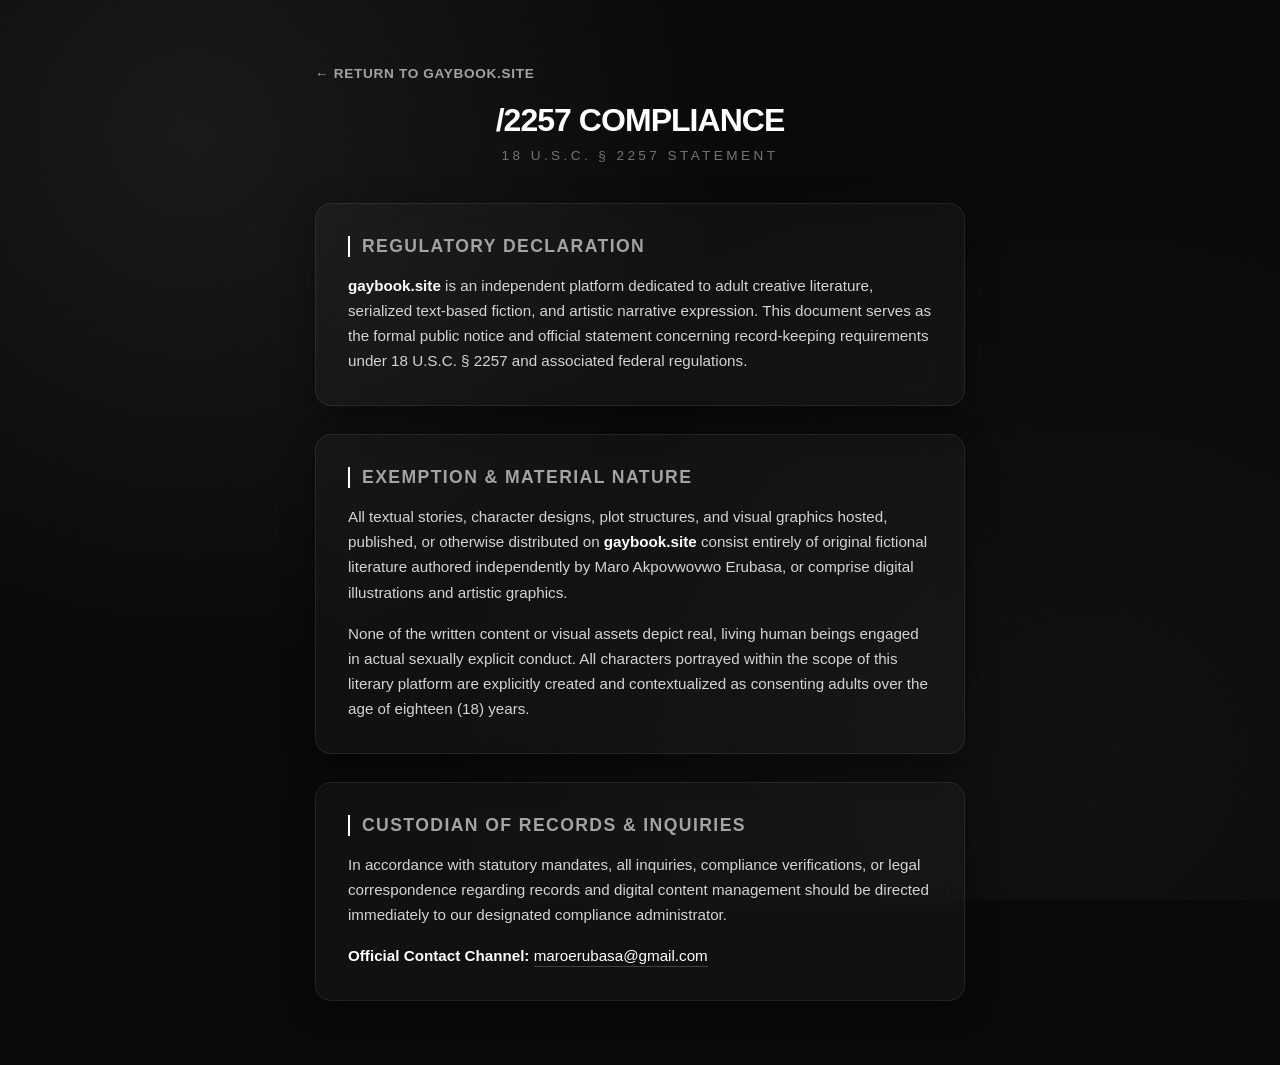
<file: 2257.html>
<!DOCTYPE html>
<html lang="en">
<head>
    <meta charset="UTF-8">
    <meta name="viewport" content="width=device-width, initial-scale=1.0">
    <title>2257 Compliance Statement | gaybook.site</title>
    <style>
        /* Base Reset & Aesthetic */
        * {
            margin: 0;
            padding: 0;
            box-sizing: border-box;
            font-family: -apple-system, BlinkMacSystemFont, "Segoe UI", Roboto, Helvetica, Arial, sans-serif;
        }

        body {
            background: #0a0a0a;
            color: #ffffff;
            min-height: 100vh;
            padding: 4rem 1rem; 
            display: flex;
            justify-content: center;
            background-image: 
                radial-gradient(circle at 15% 15%, #1a1a1a 0%, transparent 40%),
                radial-gradient(circle at 85% 85%, #111111 0%, transparent 50%);
            background-attachment: fixed;
        }

        .container {
            width: 100%;
            max-width: 650px;
            display: flex;
            flex-direction: column;
            gap: 1.75rem;
        }

        /* Glassmorphism Card Style */
        .glass-card {
            background: rgba(255, 255, 255, 0.03);
            backdrop-filter: blur(12px);
            -webkit-backdrop-filter: blur(12px);
            border: 1px solid rgba(255, 255, 255, 0.08);
            border-radius: 16px;
            padding: 2rem;
            box-shadow: 0 8px 32px 0 rgba(0, 0, 0, 0.4);
        }

        /* Typography */
        h1 {
            font-size: 2rem;
            font-weight: 700;
            letter-spacing: -0.03em;
            margin-bottom: 0.35rem;
            text-transform: uppercase;
        }

        h2 {
            font-size: 1.1rem;
            font-weight: 600;
            letter-spacing: 0.08em;
            text-transform: uppercase;
            color: #a3a3a3;
            margin-bottom: 1rem;
            border-left: 2px solid #ffffff;
            padding-left: 0.75rem;
        }

        p {
            font-size: 0.95rem;
            line-height: 1.65;
            color: #d4d4d4;
            font-weight: 300;
            margin-bottom: 1rem;
        }

        p:last-child {
            margin-bottom: 0;
        }

        strong {
            color: #ffffff;
            font-weight: 600;
        }

        /* Header Layout */
        .brand-header {
            text-align: center;
            margin-bottom: 0.5rem;
        }
        
        .brand-header p {
            font-size: 0.85rem;
            letter-spacing: 0.25em;
            text-transform: uppercase;
            color: #737373;
        }

        .back-nav {
            margin-bottom: -0.5rem;
        }

        .back-nav a {
            color: #a3a3a3;
            text-decoration: none;
            font-size: 0.85rem;
            font-weight: 600;
            letter-spacing: 0.05em;
            text-transform: uppercase;
            transition: color 0.2s ease;
        }

        .back-nav a:hover {
            color: #ffffff;
        }

        .contact-link {
            color: #ffffff;
            text-decoration: none;
            border-bottom: 1px solid rgba(255, 255, 255, 0.2);
            padding-bottom: 2px;
            transition: opacity 0.2s ease;
        }

        .contact-link:hover {
            opacity: 0.7;
            border-bottom-color: #ffffff;
        }
    </style>
</head>
<body>

    <div class="container">
        
        <div class="back-nav">
            <a href="/">&larr; Return to gaybook.site</a>
        </div>

        <!-- Header -->
        <header class="brand-header">
            <h1>/2257 Compliance</h1>
            <p>18 U.S.C. § 2257 Statement</p>
        </header>

        <!-- General Declaration -->
        <section class="glass-card">
            <h2>Regulatory Declaration</h2>
            <p><strong>gaybook.site</strong> is an independent platform dedicated to adult creative literature, serialized text-based fiction, and artistic narrative expression. This document serves as the formal public notice and official statement concerning record-keeping requirements under 18 U.S.C. § 2257 and associated federal regulations.</p>
        </section>

        <!-- Exemption and Content Scope -->
        <section class="glass-card">
            <h2>Exemption & Material Nature</h2>
            <p>All textual stories, character designs, plot structures, and visual graphics hosted, published, or otherwise distributed on <strong>gaybook.site</strong> consist entirely of original fictional literature authored independently by Maro Akpovwovwo Erubasa, or comprise digital illustrations and artistic graphics.</p>
            <p>None of the written content or visual assets depict real, living human beings engaged in actual sexually explicit conduct. All characters portrayed within the scope of this literary platform are explicitly created and contextualized as consenting adults over the age of eighteen (18) years.</p>
        </section>

        <!-- Custodian of Records -->
        <section class="glass-card">
            <h2>Custodian of Records & Inquiries</h2>
            <p>In accordance with statutory mandates, all inquiries, compliance verifications, or legal correspondence regarding records and digital content management should be directed immediately to our designated compliance administrator.</p>
            <p><strong>Official Contact Channel:</strong> <a href="mailto: maroerubasa@gmail.com" class="contact-link">maroerubasa@gmail.com</a></p>
        </section>

    </div>

</body>
</html>
</file>
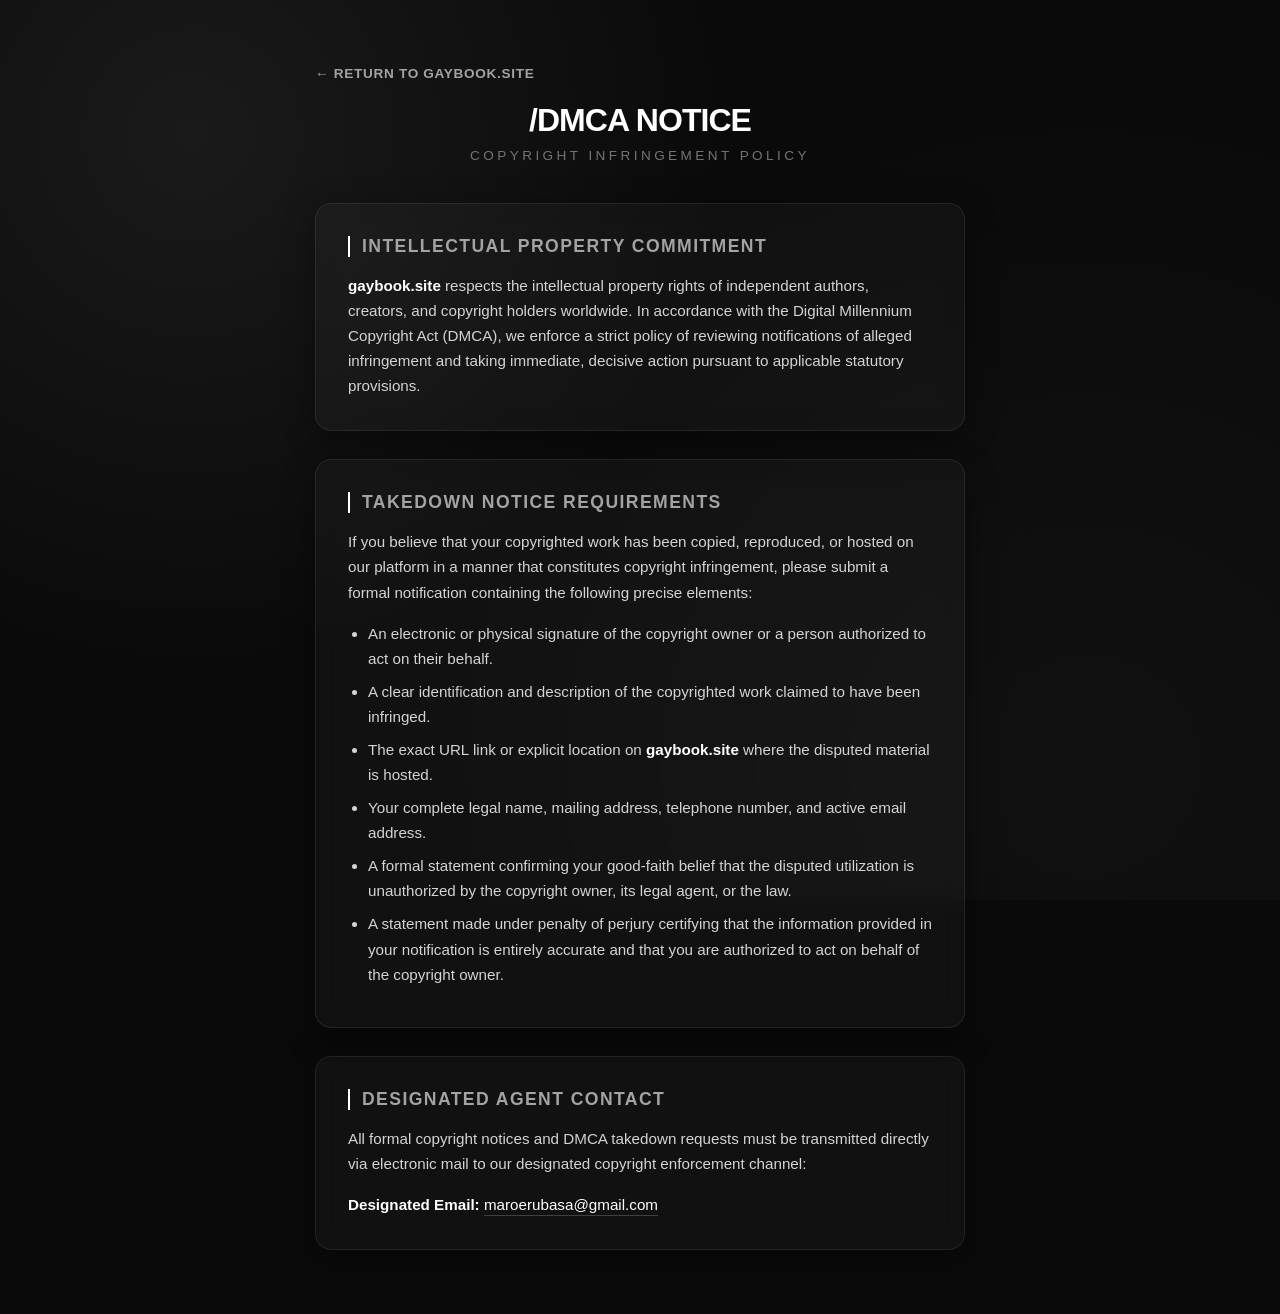
<file: dmca.html>
<!DOCTYPE html>
<html lang="en">
<head>
    <meta charset="UTF-8">
    <meta name="viewport" content="width=device-width, initial-scale=1.0">
    <title>DMCA Copyright Notice | gaybook.site</title>
    <style>
        /* Base Reset & Aesthetic */
        * {
            margin: 0;
            padding: 0;
            box-sizing: border-box;
            font-family: -apple-system, BlinkMacSystemFont, "Segoe UI", Roboto, Helvetica, Arial, sans-serif;
        }

        body {
            background: #0a0a0a;
            color: #ffffff;
            min-height: 100vh;
            padding: 4rem 1rem; 
            display: flex;
            justify-content: center;
            background-image: 
                radial-gradient(circle at 15% 15%, #1a1a1a 0%, transparent 40%),
                radial-gradient(circle at 85% 85%, #111111 0%, transparent 50%);
            background-attachment: fixed;
        }

        .container {
            width: 100%;
            max-width: 650px;
            display: flex;
            flex-direction: column;
            gap: 1.75rem;
        }

        /* Glassmorphism Card Style */
        .glass-card {
            background: rgba(255, 255, 255, 0.03);
            backdrop-filter: blur(12px);
            -webkit-backdrop-filter: blur(12px);
            border: 1px solid rgba(255, 255, 255, 0.08);
            border-radius: 16px;
            padding: 2rem;
            box-shadow: 0 8px 32px 0 rgba(0, 0, 0, 0.4);
        }

        /* Typography */
        h1 {
            font-size: 2rem;
            font-weight: 700;
            letter-spacing: -0.03em;
            margin-bottom: 0.35rem;
            text-transform: uppercase;
        }

        h2 {
            font-size: 1.1rem;
            font-weight: 600;
            letter-spacing: 0.08em;
            text-transform: uppercase;
            color: #a3a3a3;
            margin-bottom: 1rem;
            border-left: 2px solid #ffffff;
            padding-left: 0.75rem;
        }

        p {
            font-size: 0.95rem;
            line-height: 1.65;
            color: #d4d4d4;
            font-weight: 300;
            margin-bottom: 1rem;
        }

        ul {
            margin-bottom: 1rem;
            padding-left: 1.25rem;
        }

        li {
            font-size: 0.95rem;
            line-height: 1.65;
            color: #d4d4d4;
            font-weight: 300;
            margin-bottom: 0.5rem;
        }

        p:last-child, ul:last-child {
            margin-bottom: 0;
        }

        strong {
            color: #ffffff;
            font-weight: 600;
        }

        /* Header Layout */
        .brand-header {
            text-align: center;
            margin-bottom: 0.5rem;
        }
        
        .brand-header p {
            font-size: 0.85rem;
            letter-spacing: 0.25em;
            text-transform: uppercase;
            color: #737373;
        }

        .back-nav {
            margin-bottom: -0.5rem;
        }

        .back-nav a {
            color: #a3a3a3;
            text-decoration: none;
            font-size: 0.85rem;
            font-weight: 600;
            letter-spacing: 0.05em;
            text-transform: uppercase;
            transition: color 0.2s ease;
        }

        .back-nav a:hover {
            color: #ffffff;
        }

        .contact-link {
            color: #ffffff;
            text-decoration: none;
            border-bottom: 1px solid rgba(255, 255, 255, 0.2);
            padding-bottom: 2px;
            transition: opacity 0.2s ease;
        }

        .contact-link:hover {
            opacity: 0.7;
            border-bottom-color: #ffffff;
        }
    </style>
</head>
<body>

    <div class="container">
        
        <div class="back-nav">
            <a href="/">&larr; Return to gaybook.site</a>
        </div>

        <!-- Header -->
        <header class="brand-header">
            <h1>/DMCA Notice</h1>
            <p>Copyright Infringement Policy</p>
        </header>

        <!-- Overview -->
        <section class="glass-card">
            <h2>Intellectual Property Commitment</h2>
            <p><strong>gaybook.site</strong> respects the intellectual property rights of independent authors, creators, and copyright holders worldwide. In accordance with the Digital Millennium Copyright Act (DMCA), we enforce a strict policy of reviewing notifications of alleged infringement and taking immediate, decisive action pursuant to applicable statutory provisions.</p>
        </section>

        <!-- Filing Requirements -->
        <section class="glass-card">
            <h2>Takedown Notice Requirements</h2>
            <p>If you believe that your copyrighted work has been copied, reproduced, or hosted on our platform in a manner that constitutes copyright infringement, please submit a formal notification containing the following precise elements:</p>
            <ul>
                <li>An electronic or physical signature of the copyright owner or a person authorized to act on their behalf.</li>
                <li>A clear identification and description of the copyrighted work claimed to have been infringed.</li>
                <li>The exact URL link or explicit location on <strong>gaybook.site</strong> where the disputed material is hosted.</li>
                <li>Your complete legal name, mailing address, telephone number, and active email address.</li>
                <li>A formal statement confirming your good-faith belief that the disputed utilization is unauthorized by the copyright owner, its legal agent, or the law.</li>
                <li>A statement made under penalty of perjury certifying that the information provided in your notification is entirely accurate and that you are authorized to act on behalf of the copyright owner.</li>
            </ul>
        </section>

        <!-- Submission Channel -->
        <section class="glass-card">
            <h2>Designated Agent Contact</h2>
            <p>All formal copyright notices and DMCA takedown requests must be transmitted directly via electronic mail to our designated copyright enforcement channel:</p>
            <p><strong>Designated Email:</strong> <a href="mailto: maroerubasa@gmail.com" class="contact-link">maroerubasa@gmail.com</a></p>
        </section>

    </div>

</body>
</html>
</file>
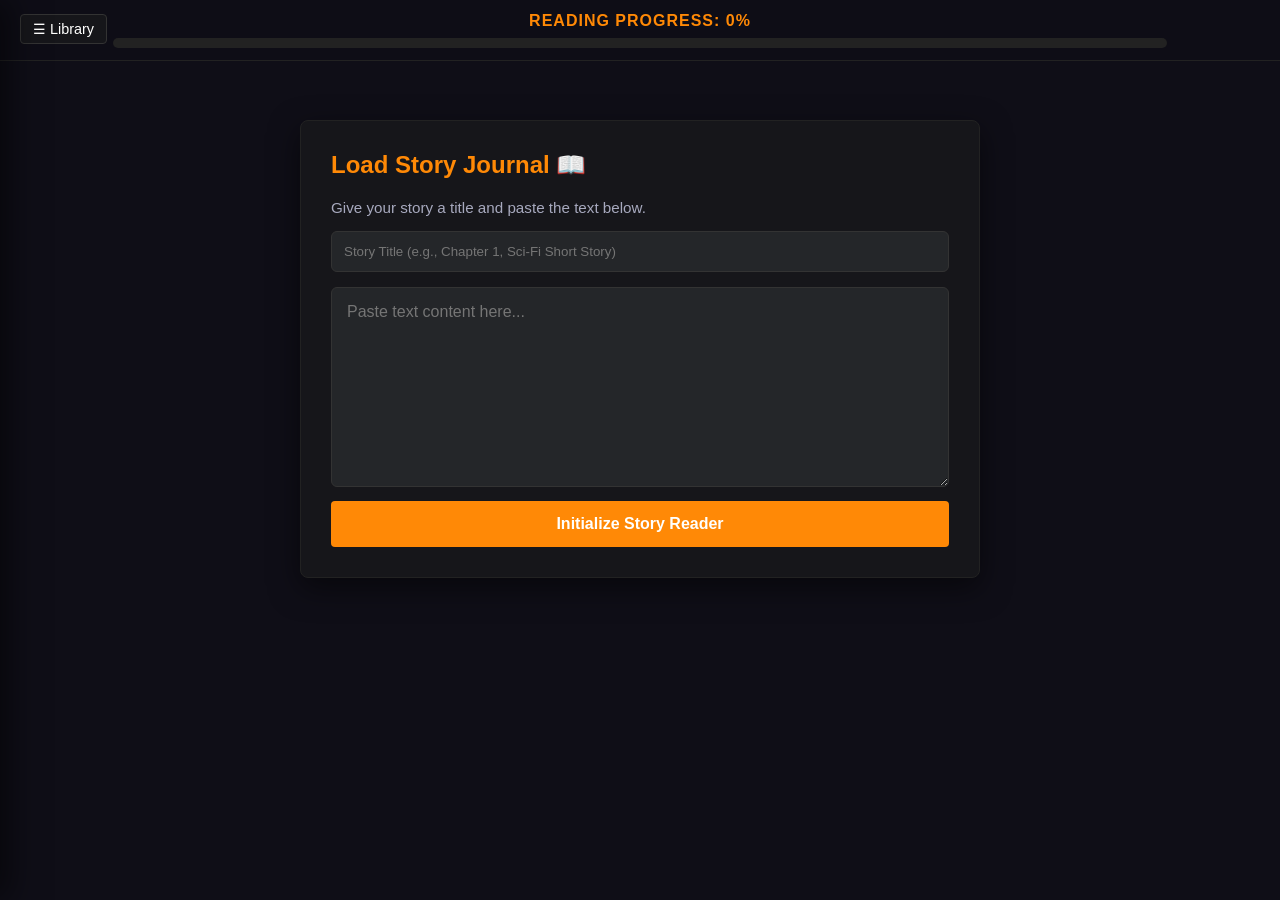
<file: helper.html>
<!DOCTYPE html>
<html lang="en">
<head>
    <meta charset="UTF-8">
    <meta name="viewport" content="width=device-width, initial-scale=1.0">
    <title>Interactive Story Journal Library</title>
    <style>
        :root {
            --bg-dark: #0f0e17;
            --card-dark: #16161a;
            --text-main: #fffffe;
            --text-muted: #a7a9be;
            --accent: #ff8906;
            --highlight: rgba(255, 137, 6, 0.15);
            --sidebar-width: 280px;
        }

        body {
            font-family: -apple-system, BlinkMacSystemFont, "Segoe UI", Roboto, Helvetica, Arial, sans-serif;
            background-color: var(--bg-dark);
            color: var(--text-main);
            margin: 0;
            padding: 0;
            display: flex;
        }

        /* Sidebar modified to slide over content */
        aside {
            width: var(--sidebar-width);
            background: #12111a;
            border-right: 1px solid #222;
            height: 100vh;
            position: fixed;
            left: 0;
            top: 0;
            display: flex;
            flex-direction: column;
            z-index: 1002;
            transform: translateX(-100%);
            transition: transform 0.3s cubic-bezier(0.4, 0, 0.2, 1);
            box-shadow: 10px 0 30px rgba(0, 0, 0, 0.5);
        }

        aside.open {
            transform: translateX(0);
        }

        /* Backdrop overlay when sidebar is open */
        .sidebar-overlay {
            position: fixed;
            top: 0;
            left: 0;
            width: 100vw;
            height: 100vh;
            background: rgba(0, 0, 0, 0.5);
            backdrop-filter: blur(2px);
            z-index: 1001;
            display: none;
        }

        .sidebar-overlay.visible {
            display: block;
        }

        .sidebar-header {
            padding: 20px;
            border-bottom: 1px solid #222;
            font-weight: bold;
            color: var(--accent);
            display: flex;
            justify-content: space-between;
            align-items: center;
        }

        .header-actions {
            display: flex;
            gap: 8px;
            align-items: center;
        }

        .new-btn {
            background: transparent;
            border: 1px solid var(--accent);
            color: var(--accent);
            padding: 4px 8px;
            font-size: 0.8rem;
            cursor: pointer;
            border-radius: 4px;
            width: auto;
        }

        .close-sidebar-btn {
            background: transparent;
            border: none;
            color: var(--text-muted);
            font-size: 1.2rem;
            cursor: pointer;
            padding: 0 4px;
        }

        .story-list {
            flex: 1;
            overflow-y: auto;
            padding: 10px;
        }

        .story-item {
            padding: 12px;
            border-radius: 6px;
            cursor: pointer;
            margin-bottom: 8px;
            color: var(--text-muted);
            font-size: 0.9rem;
            display: flex;
            justify-content: space-between;
            align-items: center;
            background: rgba(255,255,255,0.02);
        }

        .story-item:hover {
            background: rgba(255,255,255,0.05);
            color: var(--text-main);
        }

        .story-item.active-story {
            background: var(--highlight);
            color: var(--text-main);
            border-left: 3px solid var(--accent);
        }

        .delete-story-btn {
            background: transparent;
            color: #ff477e;
            border: none;
            cursor: pointer;
            font-size: 0.8rem;
            opacity: 0.6;
        }
        .delete-story-btn:hover { opacity: 1; }

        /* Content width completely restored */
        .content-wrapper {
            margin-left: 0;
            flex: 1;
            display: flex;
            flex-direction: column;
            align-items: center;
            min-height: 100vh;
            width: 100%;
        }

        header {
            position: fixed;
            top: 0;
            right: 0;
            left: 0;
            background: rgba(15, 14, 23, 0.95);
            backdrop-filter: blur(8px);
            border-bottom: 1px solid #222;
            z-index: 1000;
            padding: 12px 20px;
            display: flex;
            flex-direction: column;
            align-items: center;
        }

        /* Floating open trigger for Library panel */
        .menu-trigger-btn {
            position: absolute;
            left: 20px;
            top: 14px;
            background: #16161a;
            border: 1px solid #333;
            color: var(--text-main);
            padding: 6px 12px;
            font-size: 0.9rem;
            border-radius: 4px;
            cursor: pointer;
            width: auto;
            font-weight: normal;
        }
        .menu-trigger-btn:hover {
            border-color: var(--accent);
        }

        .progress-container {
            font-size: 1rem;
            font-weight: bold;
            color: var(--accent);
            letter-spacing: 1px;
            margin-bottom: 8px;
        }

        .timeline-track {
            position: relative;
            width: 85%;
            height: 10px;
            background: #222;
            margin: 0 auto;
            border-radius: 5px;
        }

        .progress-fill {
            height: 100%;
            width: 0%;
            background: var(--accent);
            border-radius: 5px 0 0 5px;
            transition: width 0.1s ease-out;
        }

        .comment-marker {
            position: absolute;
            top: 0;
            width: 4px;
            height: 100%;
            background: #ff477e;
            box-shadow: 0 0 8px #ff477e;
            cursor: pointer;
            transform: translateX(-50%);
        }

        main {
            max-width: 680px;
            width: 90%;
            margin-top: 120px;
            margin-bottom: 180px;
        }

        .setup-box {
            background: var(--card-dark);
            padding: 30px;
            border-radius: 8px;
            border: 1px solid #222;
            box-shadow: 0 10px 30px rgba(0,0,0,0.5);
        }

        textarea {
            width: 100%;
            height: 200px;
            padding: 15px;
            background: #242629;
            color: var(--text-main);
            border: 1px solid #333;
            border-radius: 6px;
            font-size: 1rem;
            resize: vertical;
            box-sizing: border-box;
            margin-bottom: 10px;
            font-family: inherit;
        }

        input[type="text"] {
            width: 100%;
            padding: 12px;
            background: #242629;
            color: var(--text-main);
            border: 1px solid #333;
            border-radius: 6px;
            margin-bottom: 15px;
            box-sizing: border-box;
        }

        button {
            background: var(--accent);
            color: var(--text-main);
            border: none;
            padding: 14px 28px;
            font-size: 1rem;
            font-weight: bold;
            border-radius: 4px;
            cursor: pointer;
            width: 100%;
            transition: opacity 0.2s;
        }

        button:active { opacity: 0.8; }

        #story-area p {
            line-height: 1.8;
            font-size: 1.2rem;
            margin-bottom: 2.5rem;
            color: var(--text-muted);
            padding: 10px;
            border-radius: 6px;
            cursor: pointer;
            transition: all 0.25s ease;
            position: relative;
        }

        #story-area p:hover { background: rgba(255, 255, 255, 0.03); }
        #story-area p.active {
            color: var(--text-main);
            background: var(--highlight);
            box-shadow: -4px 0 0 var(--accent);
            border-radius: 0 6px 6px 0;
        }

        .comment-display {
            background: #2e2f3e;
            color: #fffffe;
            padding: 12px 16px;
            border-left: 4px solid #ff477e;
            margin-top: -1.5rem;
            margin-bottom: 2.5rem;
            border-radius: 0 6px 6px 0;
            font-size: 1rem;
            font-style: italic;
        }
    </style>
</head>
<body>

    <!-- Backdrop Dimmer Elements -->
    <div class="sidebar-overlay" id="sidebar-overlay" onclick="toggleSidebar(false)"></div>

    <!-- Sidebar Library -->
    <aside id="library-sidebar">
        <div class="sidebar-header">
            <span>📚 Library</span>
            <div class="header-actions">
                <button class="new-btn" onclick="showSetupNewStory()">+ New</button>
                <button class="close-sidebar-btn" onclick="toggleSidebar(false)">✕</button>
            </div>
        </div>
        <div class="story-list" id="story-list-container">
            <!-- Saved stories will list here dynamically -->
        </div>
    </aside>

    <!-- Main Workspace -->
    <div class="content-wrapper">
        <header>
            <button class="menu-trigger-btn" onclick="toggleSidebar(true)">☰ Library</button>
            <div class="progress-container">READING PROGRESS: <span id="progress-percent">0%</span></div>
            <div class="timeline-track" id="track-container">
                <div class="progress-fill" id="myBar"></div>
            </div>
        </header>

        <main>
            <div id="setup-view" class="setup-box">
                <h2 style="margin-top: 0; color: var(--accent);">Load Story Journal 📖</h2>
                <p style="color: var(--text-muted); font-size: 0.95rem;">Give your story a title and paste the text below.</p>
                <input type="text" id="story-title" placeholder="Story Title (e.g., Chapter 1, Sci-Fi Short Story)">
                <textarea id="text-input" placeholder="Paste text content here..."></textarea>
                <button onclick="createNewStory()">Initialize Story Reader</button>
            </div>

            <div id="story-area"></div>
        </main>
    </div>

    <script>
        let library = { currentActiveId: null, stories: {} };
        let totalParagraphs = 0;
        let isInitialAutoscroll = false;

        window.addEventListener('DOMContentLoaded', () => {
            const savedLibrary = localStorage.getItem('journal_library');
            if (savedLibrary) {
                library = JSON.parse(savedLibrary);
                renderSidebar();
                
                if (library.currentActiveId && library.stories[library.currentActiveId]) {
                    loadStory(library.currentActiveId);
                } else {
                    showSetupNewStory();
                }
            } else {
                showSetupNewStory();
            }
        });

        // Sliding Panel Toggle Mechanics
        function toggleSidebar(shouldOpen) {
            const sidebar = document.getElementById('library-sidebar');
            const overlay = document.getElementById('sidebar-overlay');
            if (shouldOpen) {
                sidebar.classList.add('open');
                overlay.classList.add('visible');
            } else {
                sidebar.classList.remove('open');
                overlay.classList.remove('visible');
            }
        }

        function renderSidebar() {
            const container = document.getElementById('story-list-container');
            container.innerHTML = '';
            
            Object.keys(library.stories).forEach(id => {
                const story = library.stories[id];
                const item = document.createElement('div');
                item.className = `story-item ${id === library.currentActiveId ? 'active-story' : ''}`;
                item.onclick = () => {
                    loadStory(id);
                    toggleSidebar(false); // Auto close panel upon choosing a book
                };

                const titleSpan = document.createElement('span');
                titleSpan.textContent = story.title || "Untitled Story";
                titleSpan.style.overflow = "hidden";
                titleSpan.style.textOverflow = "ellipsis";
                titleSpan.style.whiteSpace = "nowrap";
                
                const delBtn = document.createElement('button');
                delBtn.className = 'delete-story-btn';
                delBtn.innerHTML = '✕';
                delBtn.onclick = (e) => {
                    e.stopPropagation();
                    deleteStory(id);
                };

                item.appendChild(titleSpan);
                item.appendChild(delBtn);
                container.appendChild(item);
            });
        }

        function showSetupNewStory() {
            library.currentActiveId = null;
            saveLibraryToStorage();
            renderSidebar();

            document.getElementById('story-area').innerHTML = '';
            document.getElementById('story-title').value = '';
            document.getElementById('text-input').value = '';
            document.getElementById('setup-view').style.display = 'block';
            document.getElementById("myBar").style.width = "0%";
            document.getElementById("progress-percent").textContent = "0%";
            document.querySelectorAll('.comment-marker').forEach(m => m.remove());
            toggleSidebar(false);
        }

        function createNewStory() {
            const title = document.getElementById('story-title').value.trim() || "Untitled Story";
            const rawText = document.getElementById('text-input').value.trim();
            if (!rawText) return alert("Please paste text data first.");

            const newId = Date.now().toString();
            
            library.stories[newId] = {
                title: title,
                text: rawText,
                comments: {},
                lastIdx: 0
            };
            library.currentActiveId = newId;
            
            saveLibraryToStorage();
            renderSidebar();
            loadStory(newId);
        }

        function loadStory(id) {
            library.currentActiveId = id;
            saveLibraryToStorage();
            renderSidebar();

            const story = library.stories[id];
            document.getElementById('setup-view').style.display = 'none';
            
            const area = document.getElementById('story-area');
            area.innerHTML = '';

            const paragraphs = story.text.split(/\n\s*\n/);
            totalParagraphs = paragraphs.length;

            paragraphs.forEach((pText, idx) => {
                if (pText.trim() === '') return;

                const p = document.createElement('p');
                p.textContent = pText;
                p.dataset.index = idx;
                p.addEventListener('click', () => promptForComment(idx));
                area.appendChild(p);

                if (story.comments[idx]) {
                    renderCommentNode(idx, story.comments[idx]);
                }
            });

            window.removeEventListener('scroll', handleScroll);
            window.addEventListener('scroll', handleScroll);
            
            renderAllMarkers();

            if (story.lastIdx) {
                isInitialAutoscroll = true;
                setTimeout(() => {
                    const targetPara = document.querySelector(`p[data-index="${story.lastIdx}"]`);
                    if (targetPara) {
                        targetPara.scrollIntoView({ block: 'center', behavior: 'smooth' });
                    }
                    isInitialAutoscroll = false;
                }, 350);
            }
        }

        function handleScroll() {
            if (isInitialAutoscroll || !library.currentActiveId) return;

            const winScroll = document.body.scrollTop || document.documentElement.scrollTop;
            const height = document.documentElement.scrollHeight - document.documentElement.clientHeight;
            const scrolled = height > 0 ? Math.round((winScroll / height) * 100) : 0;
            
            document.getElementById("myBar").style.width = scrolled + "%";
            document.getElementById("progress-percent").textContent = scrolled + "%";

            const paras = document.querySelectorAll('#story-area > p');
            const centerLine = window.innerHeight / 2;
            const activeStory = library.stories[library.currentActiveId];

            paras.forEach(p => {
                const rect = p.getBoundingClientRect();
                if (rect.top < centerLine && rect.bottom > centerLine) {
                    const idx = parseInt(p.dataset.index);
                    if (activeStory.lastIdx !== idx) {
                        paras.forEach(el => el.classList.remove('active'));
                        p.classList.add('active');
                        activeStory.lastIdx = idx;
                        saveLibraryToStorage();
                    }
                }
            });
        }

        function promptForComment(idx) {
            const activeStory = library.stories[library.currentActiveId];
            const existingText = activeStory.comments[idx] || "";
            const userComment = prompt("Add your commentary/gossip to this scene:", existingText);
            
            if (userComment === null) return; 

            if (userComment.trim() === "") {
                delete activeStory.comments[idx];
                removeCommentNode(idx);
            } else {
                activeStory.comments[idx] = userComment;
                renderCommentNode(idx, userComment);
            }

            saveLibraryToStorage();
            renderAllMarkers();
        }

        function renderCommentNode(idx, text) {
            removeCommentNode(idx);
            const paraNode = document.querySelector(`p[data-index="${idx}"]`);
            if (paraNode) {
                const commBlock = document.createElement('div');
                commBlock.className = 'comment-display';
                commBlock.id = `comment-block-${idx}`;
                commBlock.innerHTML = `<strong>My Commentary:</strong> "${text}"`;
                paraNode.parentNode.insertBefore(commBlock, paraNode.nextSibling);
            }
        }

        function removeCommentNode(idx) {
            const block = document.getElementById(`comment-block-${idx}`);
            if (block) block.remove();
        }

        function renderAllMarkers() {
            const track = document.getElementById('track-container');
            document.querySelectorAll('.comment-marker').forEach(m => m.remove());

            if (!library.currentActiveId) return;
            const activeStory = library.stories[library.currentActiveId];

            Object.keys(activeStory.comments).forEach(idx => {
                const positionPct = ((parseInt(idx) + 1) / totalParagraphs) * 100;
                
                const marker = document.createElement('div');
                marker.className = 'comment-marker';
                marker.style.left = `${positionPct}%`;
                marker.title = `Comment at segment ${Math.round(positionPct)}%`;
                
                marker.addEventListener('click', (e) => {
                    e.stopPropagation();
                    const targetPara = document.querySelector(`p[data-index="${idx}"]`);
                    if (targetPara) {
                        targetPara.scrollIntoView({ block: 'center', behavior: 'smooth' });
                    }
                });

                track.appendChild(marker);
            });
        }

        function deleteStory(id) {
            if (!confirm("Are you sure you want to delete this story and all its comments?")) return;
            
            delete library.stories[id];
            if (library.currentActiveId === id) {
                const remainingIds = Object.keys(library.stories);
                library.currentActiveId = remainingIds.length > 0 ? remainingIds[0] : null;
            }
            
            saveLibraryToStorage();
            renderSidebar();

            if (library.currentActiveId) {
                loadStory(library.currentActiveId);
            } else {
                showSetupNewStory();
            }
        }

        function saveLibraryToStorage() {
            localStorage.setItem('journal_library', JSON.stringify(library));
        }
    </script>
</body>
</html>
</file>
